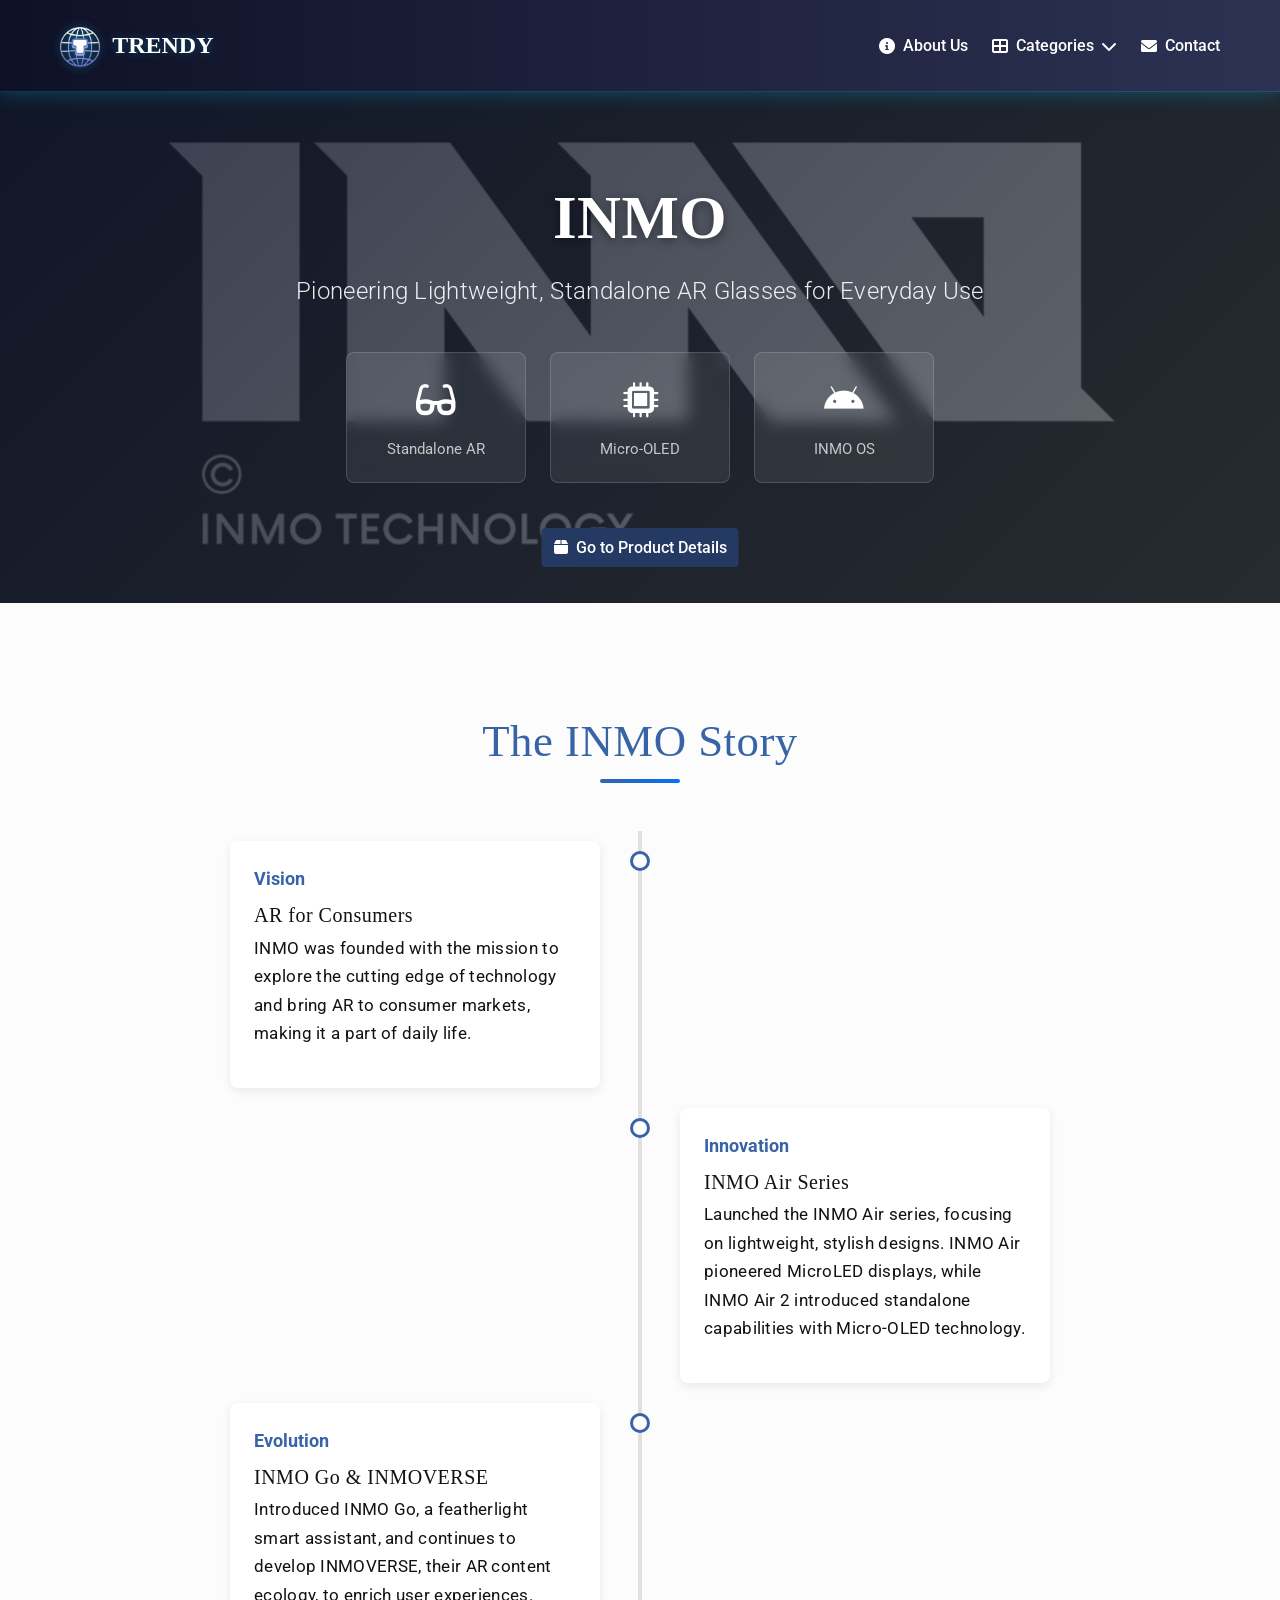
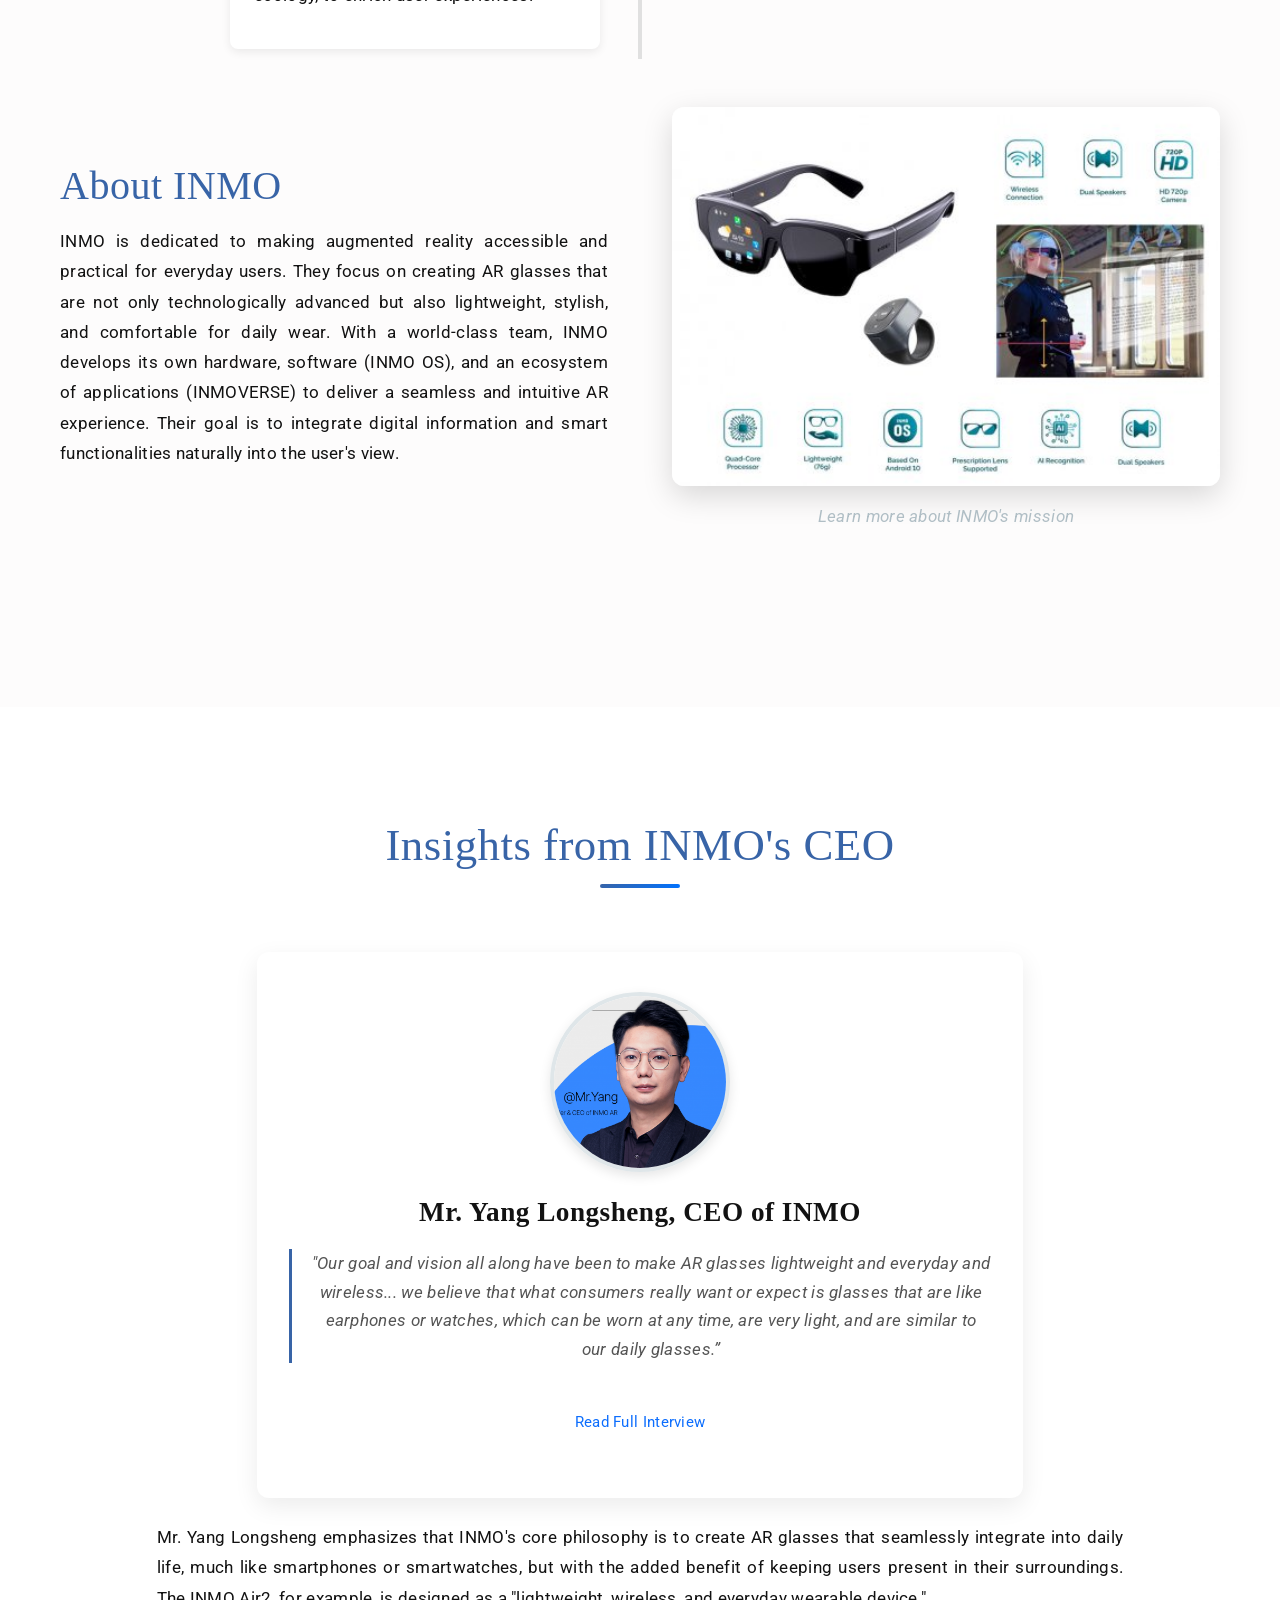
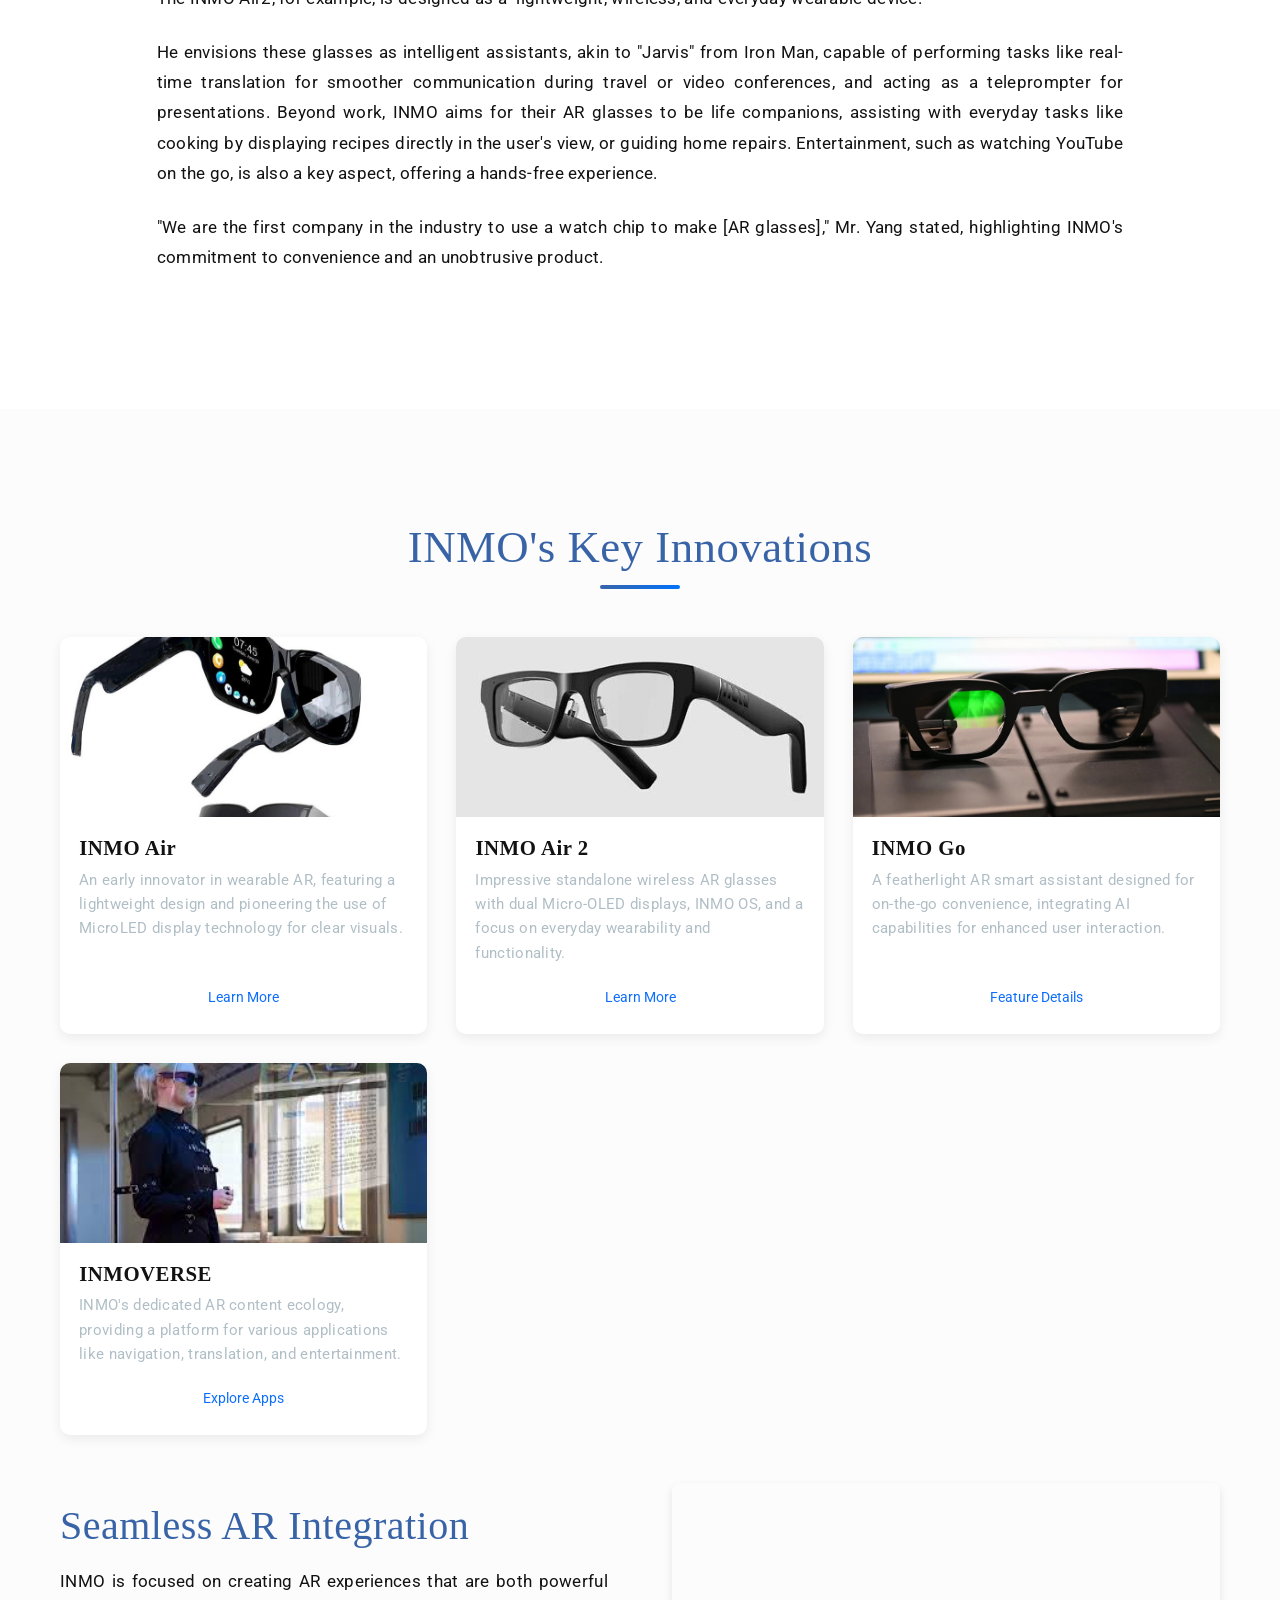
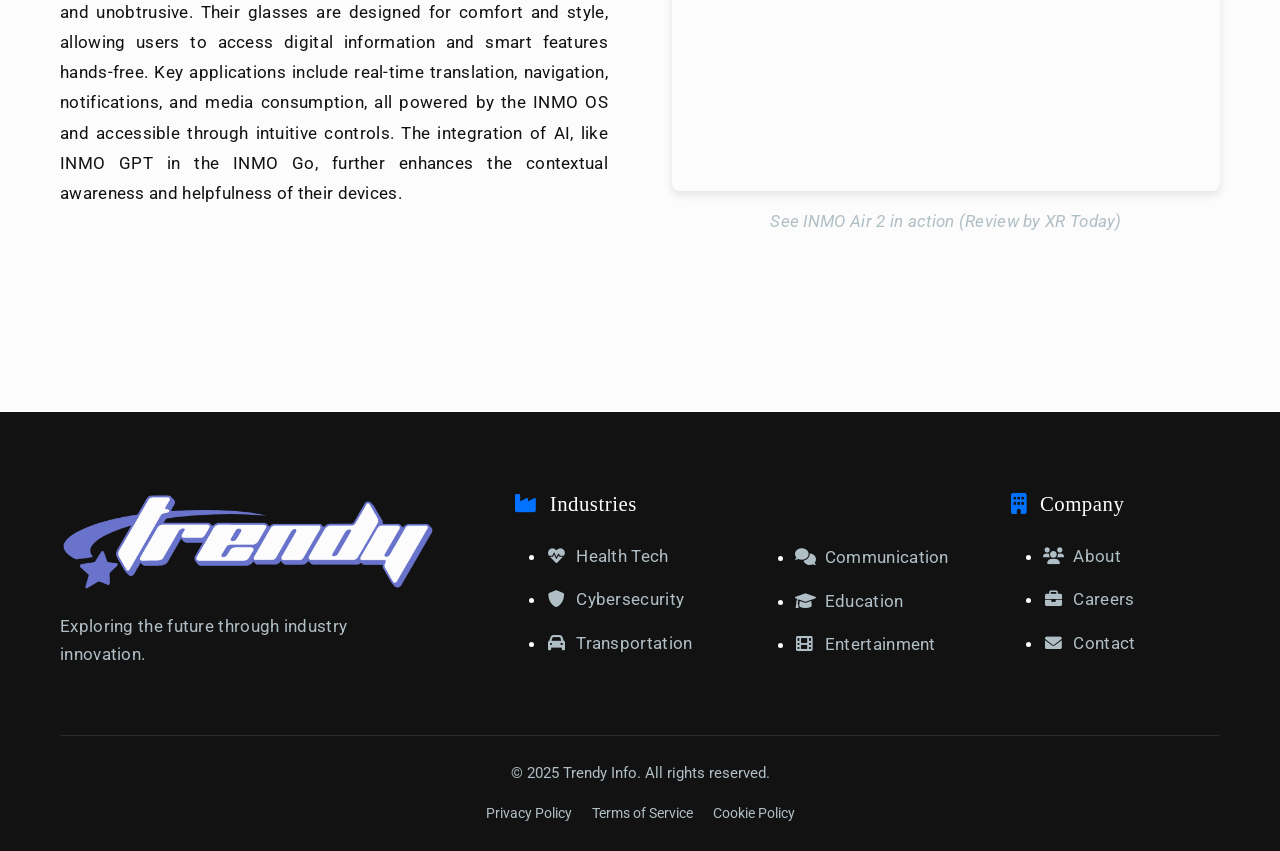
<file: index.html>
<!DOCTYPE html>
<html lang="en">
<head>
    <meta charset="UTF-8">
    <meta name="viewport" content="width=device-width, initial-scale=1.0">
    <title>INMO - Augmented Reality for Everyday Life</title>
    <link href="https://fonts.googleapis.com/css2?family=Poppins:wght@300;400;500;600;700&family=Roboto:wght@300;400;500;700&display=swap" rel="stylesheet">
    <link href="css/bootstrap.css" rel="stylesheet">
    <link rel="stylesheet" href="Communication-INMOcompany.css">
    <link rel="stylesheet" href="https://cdnjs.cloudflare.com/ajax/libs/font-awesome/6.0.0-beta3/css/all.min.css">
</head>
<body>
    <nav class="top-nav"> 
        <div class="container"> 
            <div class="nav-brand"> 
                <a href="home.html"><img src="Logo/logo.png" alt="Trendy Logo" class="logo"></a> 
                <span>TRENDY</span> 
            </div> 
            <div class="nav-links">
                <a href="aboutus.html" class="nav-link"><i class="fas fa-info-circle"></i> About Us</a> 
                <div class="dropdown-menu"> 
                    <a href="#categories"><i class="fas fa-th-large"></i> Categories <i class="fas fa-chevron-down"></i></a> 
                    <div class="dropdown-content"> 
                        <a href="communication.html"><i class="fas fa-comments"></i> Communication</a> 
                        <a href="security.html"><i class="fas fa-shield-alt"></i> Security</a> 
                        <a href="health.html"><i class="fas fa-heartbeat"></i> Health</a> 
                        <a href="entertainment.html"><i class="fas fa-film"></i>Entertainment</a> 
                        <a href="transportation.html"><i class="fas fa-car"></i>Transportation</a> 
                        <a href="education.html"><i class="fas fa-graduation-cap"></i>Education</a> 
                    </div> 
                </div> 
                <a href="#feedback" class="nav-link"><i class="fas fa-envelope"></i>Contact</a>
            </div> 
        </div> 
    </nav>

    <main>
        <section id="hero" class="hero-company">
            <div class="container text-center">
                <h1>INMO</h1>
                <p class="lead">Pioneering Lightweight, Standalone AR Glasses for Everyday Use</p>
                
                <div class="company-stats">
                    <div class="stat-item">
                        <div class="stat-number"><i class="fas fa-glasses"></i></div>
                        <div class="stat-label">Standalone AR</div>
                    </div>
                    <div class="stat-item">
                        <div class="stat-number"><i class="fas fa-microchip"></i></div>
                        <div class="stat-label">Micro-OLED</div>
                    </div>
                    <div class="stat-item">
                        <div class="stat-number"><i class="fab fa-android"></i></div>
                        <div class="stat-label">INMO OS</div>
                    </div>
                </div>
                
                <div class="back-button">
                    <a href="Communication-INMO.html" class="btn-back"><i class="fas fa-box"></i>Go to Product Details</a>
                </div>
            </div>
        </section>

        <section id="history" class="product-section">
            <div class="container">
                <h2>The INMO Story</h2>
                
                <div class="timeline">
                    <div class="timeline-item timeline-left">
                        <div class="timeline-content">
                            <div class="timeline-year">Vision</div>
                            <h3>AR for Consumers</h3>
                            <p>INMO was founded with the mission to explore the cutting edge of technology and bring AR to consumer markets, making it a part of daily life.</p>
                        </div>
                    </div>
                    
                    <div class="timeline-item timeline-right">
                        <div class="timeline-content">
                            <div class="timeline-year">Innovation</div>
                            <h3>INMO Air Series</h3>
                            <p>Launched the INMO Air series, focusing on lightweight, stylish designs. INMO Air pioneered MicroLED displays, while INMO Air 2 introduced standalone capabilities with Micro-OLED technology.</p>
                        </div>
                    </div>
                    
                    <div class="timeline-item timeline-left">
                        <div class="timeline-content">
                            <div class="timeline-year">Evolution</div>
                            <h3>INMO Go & INMOVERSE</h3>
                            <p>Introduced INMO Go, a featherlight smart assistant, and continues to develop INMOVERSE, their AR content ecology, to enrich user experiences.</p>
                        </div>
                    </div>
                </div>
                
                <div class="content-wrapper mt-5"> 
                    <div class="text-content">
                        <h3>About INMO</h3>
                        <p>INMO is dedicated to making augmented reality accessible and practical for everyday users. They focus on creating AR glasses that are not only technologically advanced but also lightweight, stylish, and comfortable for daily wear. With a world-class team, INMO develops its own hardware, software (INMO OS), and an ecosystem of applications (INMOVERSE) to deliver a seamless and intuitive AR experience. Their goal is to integrate digital information and smart functionalities naturally into the user's view.</p>
                    </div>
                    <div class="image-content">
                        <img src="CommunicationImages/inmoFeatures.jpg" alt="INMO AR Technology">
                        <p class="caption">
                            <a href="https://www.inmoxr.com/pages/about-us" target="_blank">Learn more about INMO's mission</a>
                        </p>
                    </div>
                </div>
            </div>
        </section>
        
        <section id="vision" class="product-section alt-bg">
            <div class="container">
                <h2>Insights from INMO's CEO</h2>
                <div class="row justify-content-center">
                    <div class="col-md-10 col-lg-8"> 
                        <div class="founder-card text-center"> 
                            <img src="CommunicationImages/Yang Longsheng.png" alt="INMO CEO Mr. Yang Longsheng" class="founder-image"> 
                            <h3 class="founder-name">Mr. Yang Longsheng, CEO of INMO</h3>
                            <blockquote class="blockquote">
                                <p>"Our goal and vision all along have been to make AR glasses lightweight and everyday and wireless... we believe that what consumers really want or expect is glasses that are like earphones or watches, which can be worn at any time, are very light, and are similar to our daily glasses.” </p>
                            </blockquote>
                            <p class="mt-3">
                                <a href="https://heyupnow.com/blogs/news/inmo-air2-ceo-interview-a-deep-dive-into-the-future-of-ar-glasses" target="_blank" class="btn btn-outline-primary">Read Full Interview</a>
                            </p>
                        </div>
                    </div>
                </div>
                
                <div class="text-content mt-4 col-md-10 mx-auto"> 
                     <p>Mr. Yang Longsheng emphasizes that INMO's core philosophy is to create AR glasses that seamlessly integrate into daily life, much like smartphones or smartwatches, but with the added benefit of keeping users present in their surroundings.  The INMO Air2, for example, is designed as a "lightweight, wireless, and everyday wearable device." </p>
                     <p>He envisions these glasses as intelligent assistants, akin to "Jarvis" from Iron Man, capable of performing tasks like real-time translation for smoother communication during travel or video conferences, and acting as a teleprompter for presentations.  Beyond work, INMO aims for their AR glasses to be life companions, assisting with everyday tasks like cooking by displaying recipes directly in the user's view, or guiding home repairs.  Entertainment, such as watching YouTube on the go, is also a key aspect, offering a hands-free experience. </p>
                     <p>"We are the first company in the industry to use a watch chip to make [AR glasses]," Mr. Yang stated, highlighting INMO's commitment to convenience and an unobtrusive product. </p>
                </div>
            </div>
        </section>   
        
        <section id="products" class="product-section"> 
            <div class="container">
                <h2>INMO's Key Innovations</h2>
                
                <div class="product-grid">
                    <div class="product-card">
                        <img src="CommunicationImages/inmo Air.jpeg" alt="INMO Air" class="product-image"> <!-- Replace with actual INMO Air image -->
                        <div class="product-info">
                            <h3 class="product-name">INMO Air</h3>
                            <p class="product-desc">An early innovator in wearable AR, featuring a lightweight design and pioneering the use of MicroLED display technology for clear visuals.</p>
                            <a href="Communication-INMO.html#what" class="btn btn-outline-primary">Learn More</a>
                        </div>
                    </div>
                    
                    <div class="product-card">
                        <img src="CommunicationImages/inmo2.jpg" alt="INMO Air 2" class="product-image">
                        <div class="product-info">
                            <h3 class="product-name">INMO Air 2</h3>
                            <p class="product-desc">Impressive standalone wireless AR glasses with dual Micro-OLED displays, INMO OS, and a focus on everyday wearability and functionality.</p>
                            <a href="Communication-INMO.html#what" class="btn btn-outline-primary">Learn More</a>
                        </div>
                    </div>
                    
                    <div class="product-card">
                        <img src="CommunicationImages/inmoGO.jpeg" alt="INMO Go" class="product-image"> <!-- Replace with actual INMO Go image -->
                        <div class="product-info">
                            <h3 class="product-name">INMO Go</h3>
                            <p class="product-desc">A featherlight AR smart assistant designed for on-the-go convenience, integrating AI capabilities for enhanced user interaction.</p>
                            <a href="Communication-INMO.html#how" class="btn btn-outline-primary">Feature Details</a>
                        </div>
                    </div>
                    
                    <div class="product-card">
                        <img src="CommunicationImages/inmoVerse.jpg" alt="INMOVERSE" class="product-image"> <!-- Replace with actual INMOVERSE image/logo -->
                        <div class="product-info">
                            <h3 class="product-name">INMOVERSE</h3>
                            <p class="product-desc">INMO's dedicated AR content ecology, providing a platform for various applications like navigation, translation, and entertainment.</p>
                            <a href="https://www.inmoxr.com/" target="_blank" class="btn btn-outline-primary">Explore Apps</a>
                        </div>
                    </div>
                </div>
                
                <div class="content-wrapper mt-5">
                    <div class="text-content">
                        <h3>Seamless AR Integration</h3>
                        <p>INMO is focused on creating AR experiences that are both powerful and unobtrusive. Their glasses are designed for comfort and style, allowing users to access digital information and smart features hands-free. Key applications include real-time translation, navigation, notifications, and media consumption, all powered by the INMO OS and accessible through intuitive controls. The integration of AI, like INMO GPT in the INMO Go, further enhances the contextual awareness and helpfulness of their devices.</p>
                    </div>
                    <div class="image-content">
                        <div class="video-wrapper">
                            <iframe src="https://www.youtube.com/embed/Mmq6n7BCSAw?si=pP5i8FQPLuB0hgUM" title="YouTube video player - INMO Go" frameborder="0" allow="accelerometer; autoplay; clipboard-write; encrypted-media; gyroscope; picture-in-picture; web-share" allowfullscreen></iframe>
                        </div>
                        <p class="caption">
                            <a href="https://www.xrtoday.com/reviews/inmo-air-2-review-impressive-wireless-ar-glasses/" target="_blank">See INMO Air 2 in action (Review by XR Today)</a>
                        </p>
                    </div>
                </div>
            </div>
        </section>
    </main>

    <footer>
        <div class="container">
            <div class="footer-content">
                <div class="footer-brand">
                    <img src="Logo/Trendy.png" alt="Trendy Logo" class="footer-logo">
                    <p class="footer-description">Exploring the future through industry innovation.</p>
                </div>
                
                <div class="footer-links">
                    <div class="link-group">
                        <h4><i class="fas fa-industry"></i> Industries</h4>
                        <ul>
                            <li><a href="health.html"><i class="fas fa-heartbeat"></i> Health Tech</a></li>
                            <li><a href="security.html"><i class="fas fa-shield-alt"></i> Cybersecurity</a></li>
                            <li><a href="transportation.html"><i class="fas fa-car"></i> Transportation</a></li>
                        </ul>
                    </div>
                    <div class="link-group-2"> <!-- Adjusted class for consistent styling if needed -->
                        <ul>
                            <li><a href="communication.html"><i class="fas fa-comments"></i> Communication</a></li>
                            <li><a href="education.html"><i class="fas fa-graduation-cap"></i> Education</a></li>
                            <li><a href="entertainment.html"><i class="fas fa-film"></i> Entertainment</a></li>
                        </ul>
                    </div>
                    
                    <div class="link-group">
                        <h4><i class="fas fa-building"></i> Company</h4>
                        <ul>
                            <li><a href="aboutus.html"><i class="fas fa-users"></i> About</a></li>
                            <li><a href="#"><i class="fas fa-briefcase"></i> Careers</a></li> <!-- Placeholder link -->
                            <li><a href="#feedback"><i class="fas fa-envelope"></i> Contact</a></li>
                        </ul>
                    </div>
                </div>
            </div>
            
            <div class="footer-bottom">
                <div class="copyright">
                    © 2025 Trendy Info. All rights reserved.
                </div>
                <div class="legal-links">
                    <a href="#">Privacy Policy</a>
                    <a href="#">Terms of Service</a>
                    <a href="#">Cookie Policy</a>
                </div>
            </div>
        </div>
    </footer>
    <script src="js/bootstrap.bundle.min.js"></script>
</body>
</html>
</file>
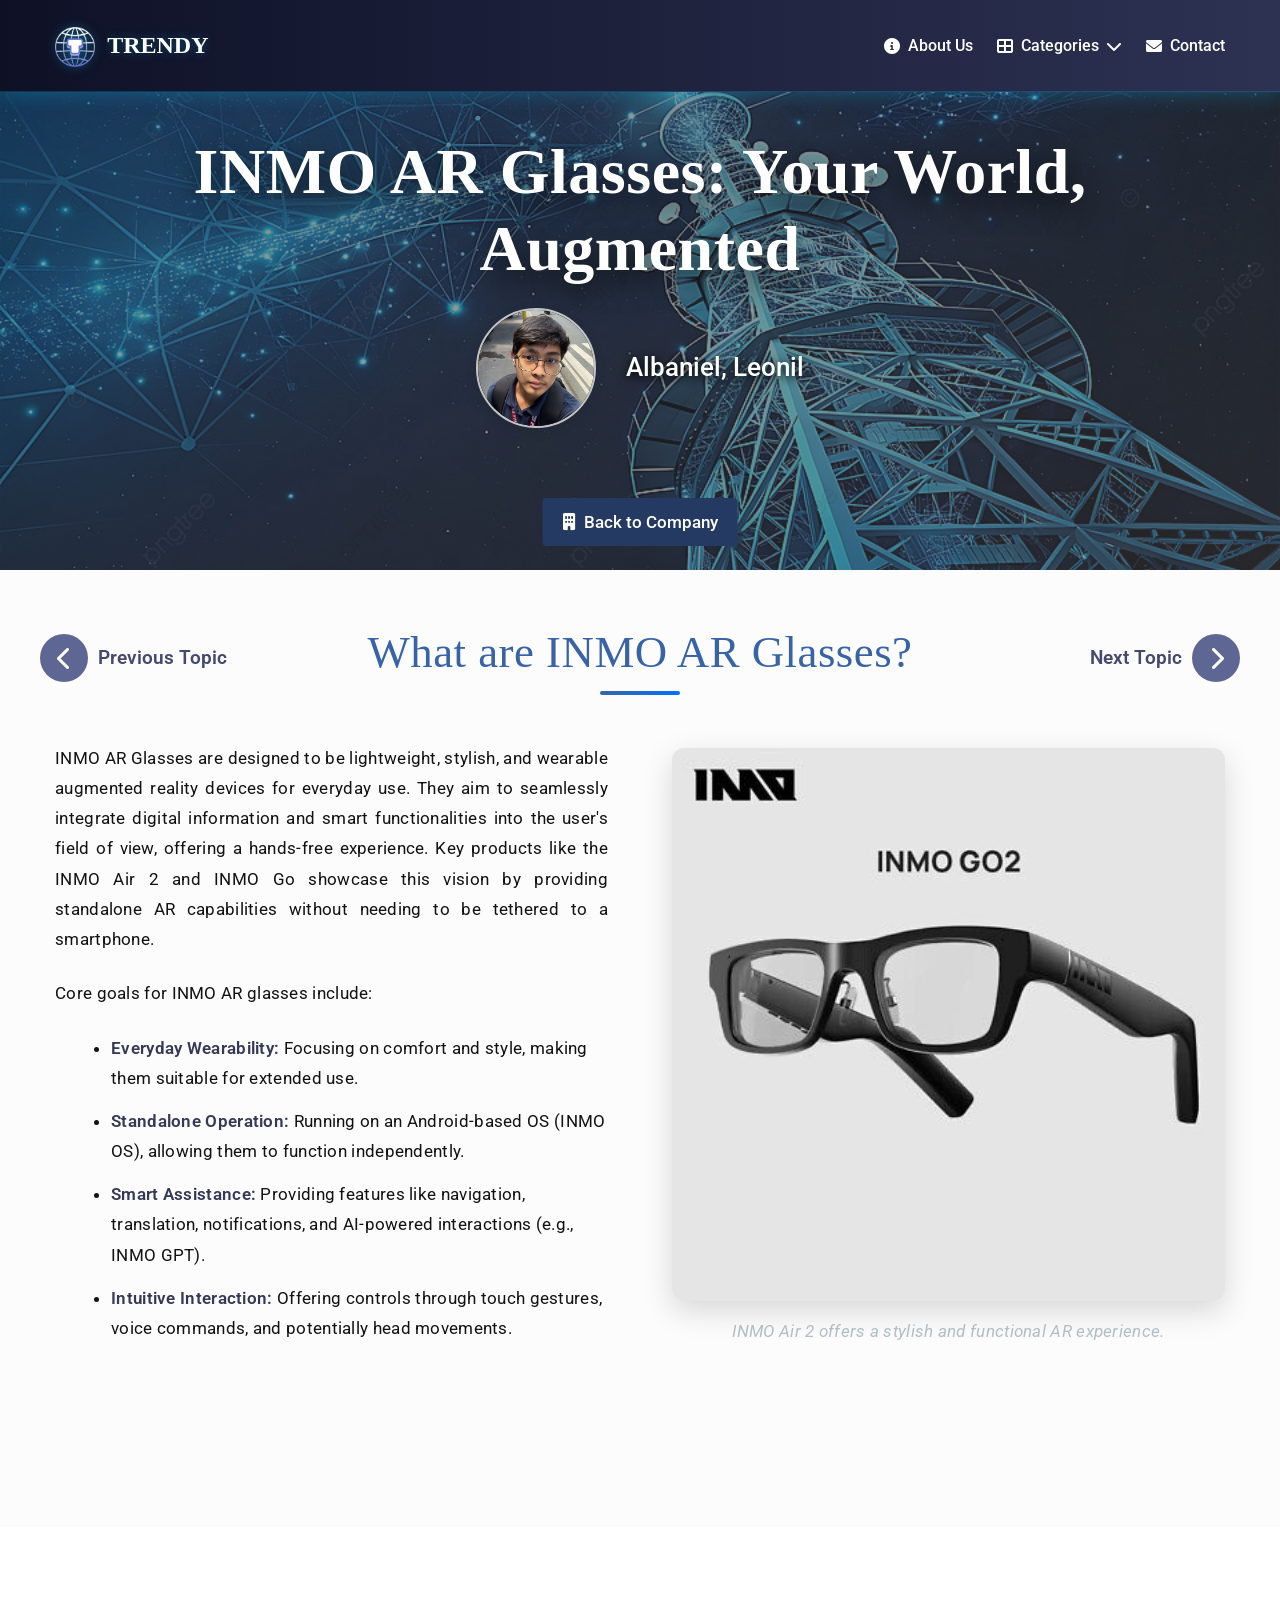
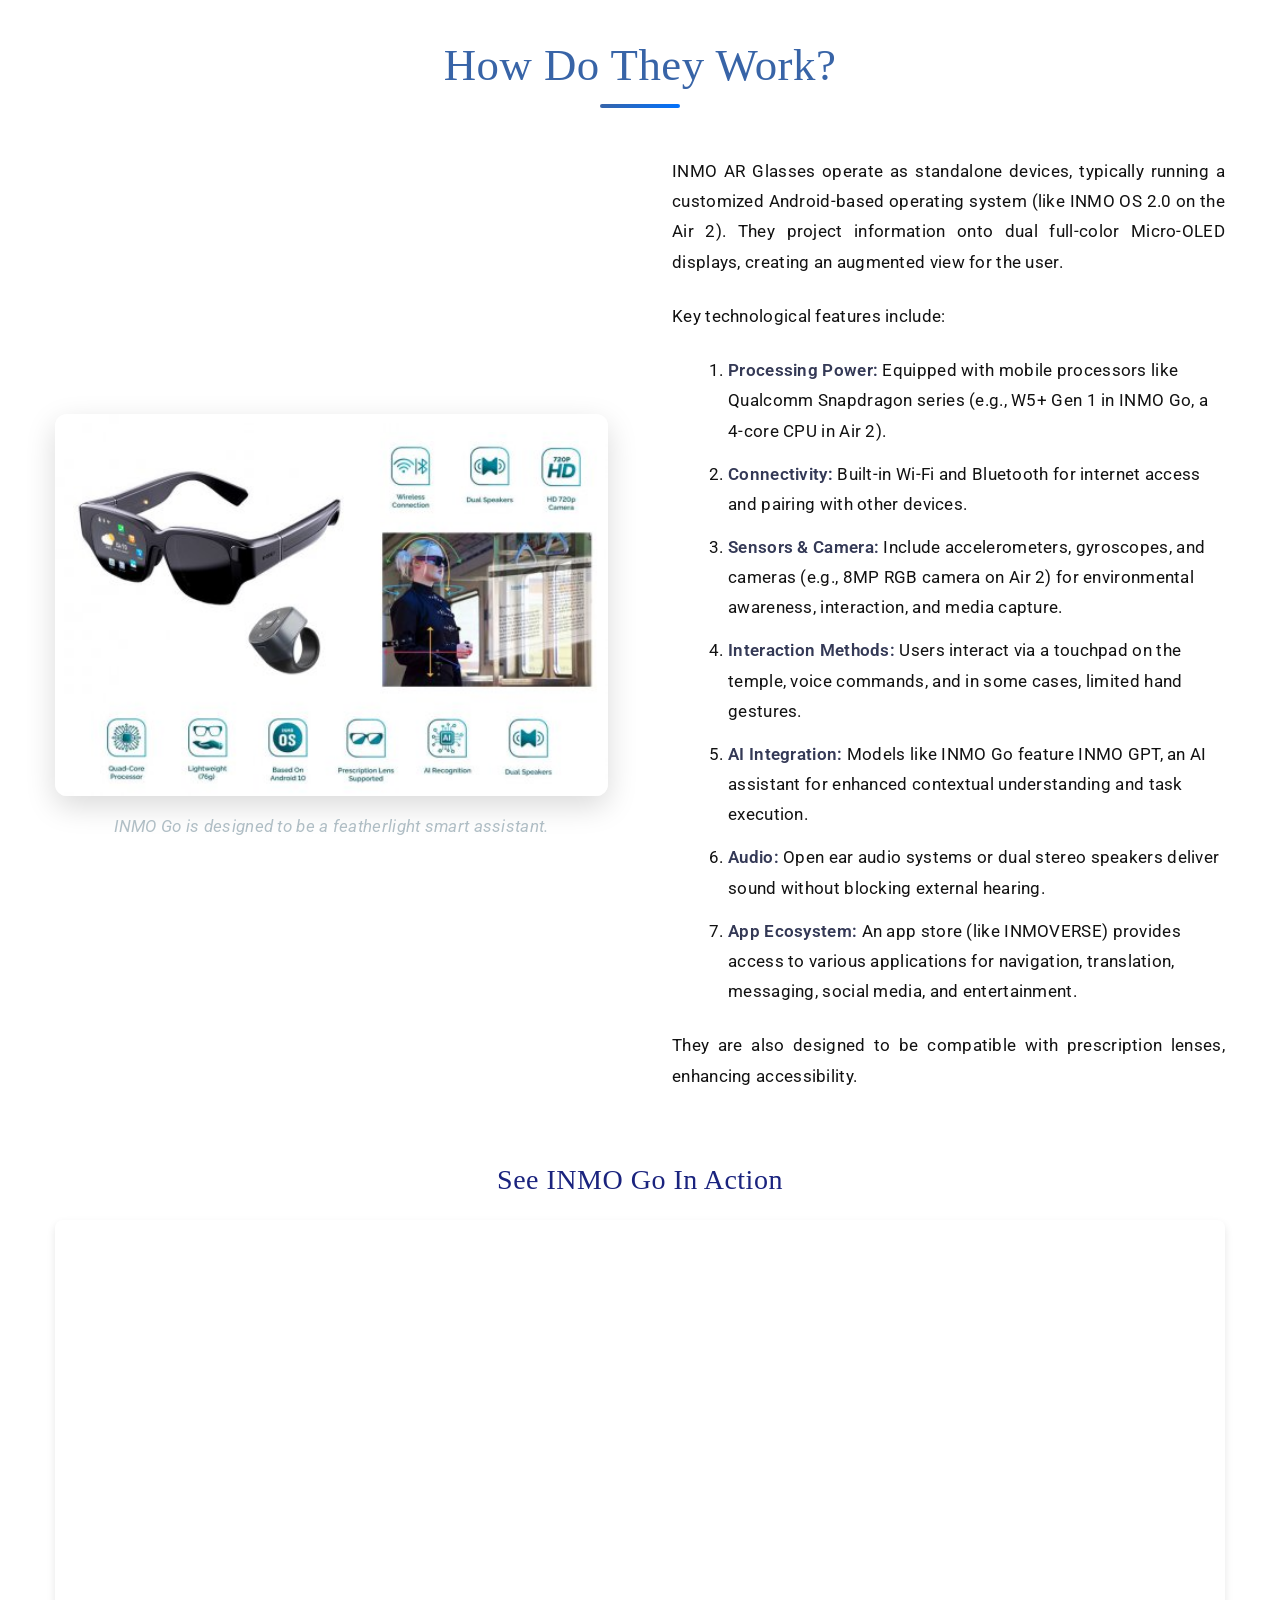
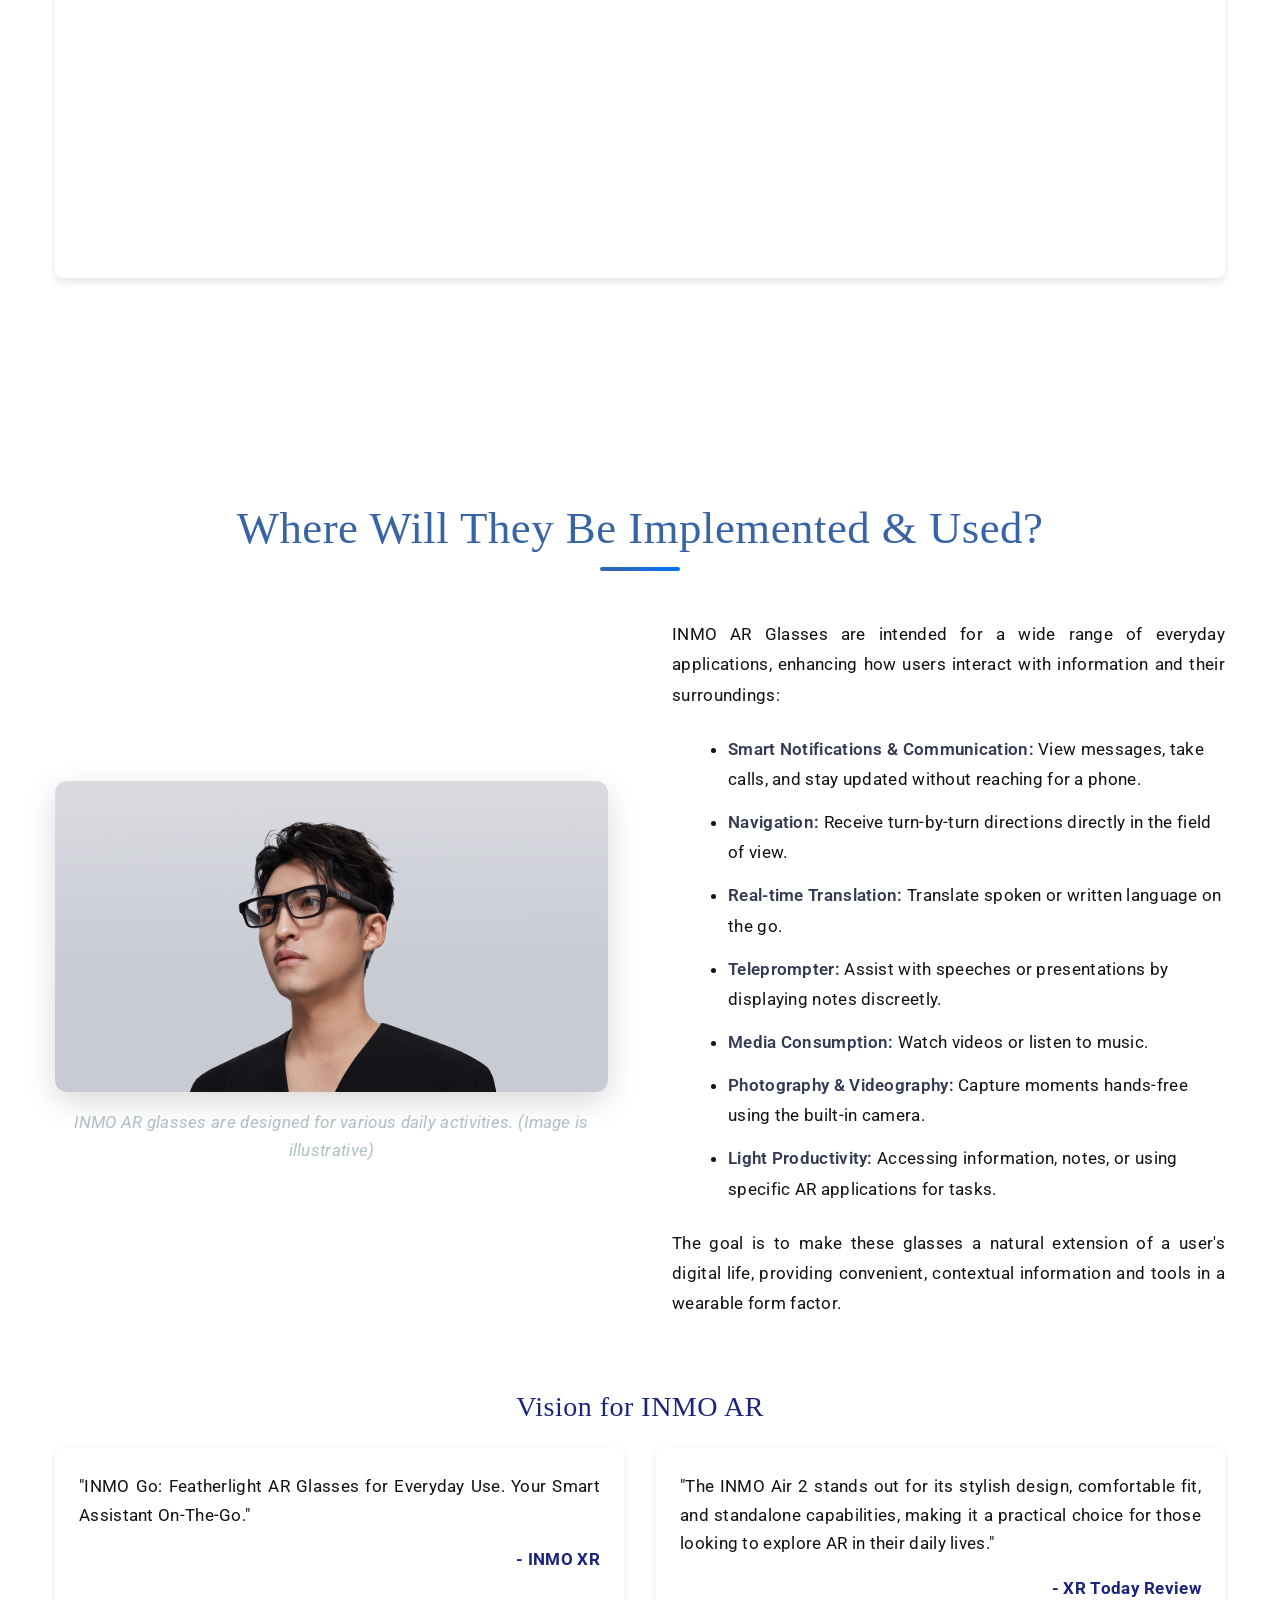
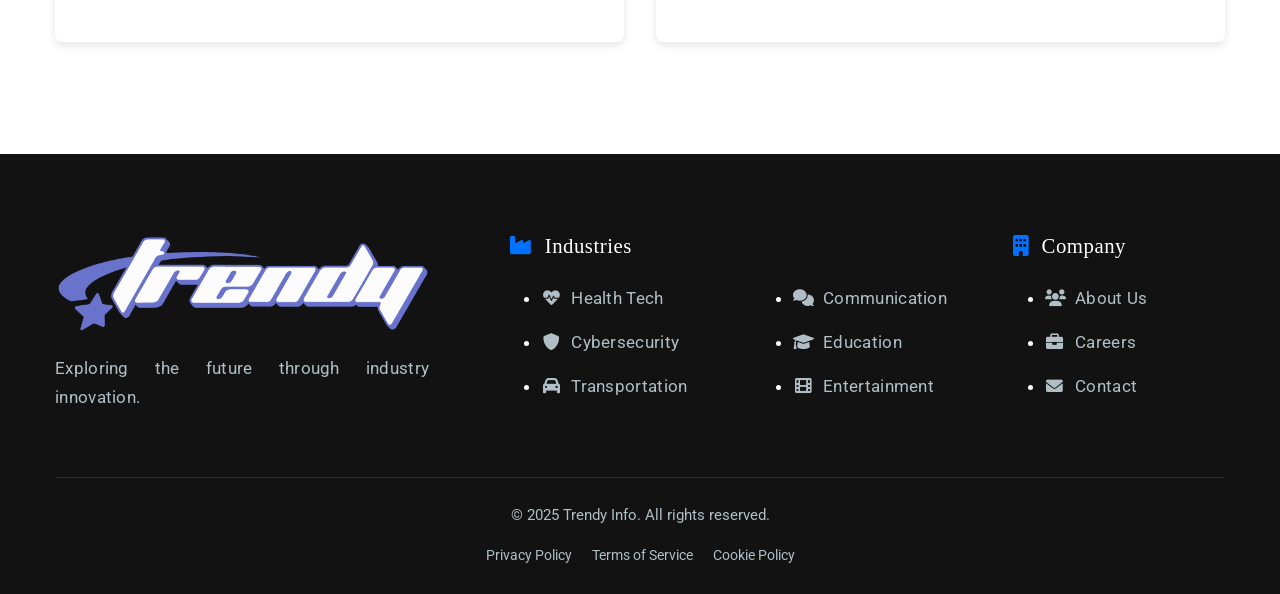
<file: Communication-INMO.html>
<!DOCTYPE html>
<html lang="en">
<head>
    <meta charset="UTF-8">
    <meta name="viewport" content="width=device-width, initial-scale=1.0">
    <title>INMO AR Glasses: Your World, Augmented</title>
    <link href="https://fonts.googleapis.com/css2?family=Poppins:wght@300;400;500;600;700&family=Roboto:wght@300;400;500;700&display=swap" rel="stylesheet">
    
    <link rel="stylesheet" href="css/bootstrap.css">
    <link rel="stylesheet" href="Communication-INMO.css"> 
    <link rel="stylesheet" href="https://cdnjs.cloudflare.com/ajax/libs/font-awesome/6.0.0-beta3/css/all.min.css">
</head>
<body>
    <nav class="top-nav"> 
        <div class="container"> 
            <div class="nav-brand"> 
                <a href="home.html"><img src="Logo/logo.png" alt="Trendy Logo" class="logo"></a> 
                <span>TRENDY</span> 
            </div> 
            <div class="nav-links"> 
                <a href="aboutus.html" class="nav-link"><i class="fas fa-info-circle"></i> About Us</a> 
                <div class="dropdown-menu"> 
                    <a href="#categories"><i class="fas fa-th-large"></i> Categories <i class="fas fa-chevron-down"></i></a> 
                    <div class="dropdown-content"> 
                        <a href="communication.html"><i class="fas fa-comments"></i> Communication</a> 
                        <a href="security.html"><i class="fas fa-shield-alt"></i> Security</a> 
                        <a href="health.html"><i class="fas fa-heartbeat"></i> Health</a> 
                        <a href="entertainment.html"><i class="fas fa-film"></i> Entertainment</a> 
                        <a href="transportation.html"><i class="fas fa-car"></i> Transportation</a> 
                        <a href="education.html"><i class="fas fa-graduation-cap"></i> Education</a> 
                    </div>
                </div> 
                <a href="#feedback" class="nav-link"><i class="fas fa-envelope"></i> Contact</a>
            </div> 
        </div> 
    </nav>

    <section id="hero">
        <div class="container">
            <h2>INMO AR Glasses: Your World, Augmented</h2>
            <div class="author-info">
                <div class="author-image">
                    <img src="Profile/leo.jpg" alt="Author" class="profile-image">
                </div>
                <div class="author-name">
                    <span>Albaniel, Leonil</span>
                </div>
            </div>
            <div class="back-button">
                <a href="Communication-INMOcompany.html" class="btn-back"><i class="fas fa-building"></i>Back to Company</a>
            </div>
        </div>
    </section>
    <div class="page-navigation">
        <a href="Communication-META.html" class="nav-button prev"> 
            <div class="circle">
                <i class="fas fa-chevron-left"></i>
            </div>
            <div class="text">Previous Topic</div>
        </a>
        <a href="#" class="nav-button next"> 
            <div class="circle">
                <i class="fas fa-chevron-right"></i>
            </div>
            <div class="text">Next Topic</div>
        </a>
    </div>
    <main>
        <section id="what" class="product-section">
            <div class="container">
                <h2>What are INMO AR Glasses?</h2>
                <div class="content-wrapper">
                    <div class="text-content">
                        <p>INMO AR Glasses are designed to be lightweight, stylish, and wearable augmented reality devices for everyday use. They aim to seamlessly integrate digital information and smart functionalities into the user's field of view, offering a hands-free experience. Key products like the INMO Air 2 and INMO Go showcase this vision by providing standalone AR capabilities without needing to be tethered to a smartphone. </p>
                        <p>Core goals for INMO AR glasses include:</p>
                        <ul>
                            <li><strong>Everyday Wearability:</strong> Focusing on comfort and style, making them suitable for extended use. </li>
                            <li><strong>Standalone Operation:</strong> Running on an Android-based OS (INMO OS), allowing them to function independently. </li>
                            <li><strong>Smart Assistance:</strong> Providing features like navigation, translation, notifications, and AI-powered interactions (e.g., INMO GPT). </li>
                            <li><strong>Intuitive Interaction:</strong> Offering controls through touch gestures, voice commands, and potentially head movements. </li>
                        </ul>
                    </div>
                    <div class="image-content">
                        <img src="CommunicationImages/inmo2.jpg" alt="INMO Air 2 AR Glasses">
                        <p class="caption"><a href="https://www.xrtoday.com/reviews/inmo-air-2-review-impressive-wireless-ar-glasses/" target="newWindow">INMO Air 2 offers a stylish and functional AR experience.</a> </p>
                    </div>
                </div>
            </div>
        </section>

        <section id="how" class="product-section alt-bg">
            <div class="container">
                <h2>How Do They Work?</h2>
                <div class="content-wrapper">
                    <div class="image-content">
                        <img src="CommunicationImages/inmoFeatures.jpg" alt="INMO Go Features">
                        <p class="caption"><a href="https://www.inmoxr.com/pages/inmo-go?srsltid=AfmBOopoH8ykGW_Qqr54rmT-1gHZUwlkkioPieL8hn885wsKprBJKByo" target="newWindow">INMO Go is designed to be a featherlight smart assistant.</a> </p>
                    </div>
                    <div class="text-content">
                        <p>INMO AR Glasses operate as standalone devices, typically running a customized Android-based operating system (like INMO OS 2.0 on the Air 2).  They project information onto dual full-color Micro-OLED displays, creating an augmented view for the user.  </p>
                        <p>Key technological features include:</p>
                        <ol>
                            <li><strong>Processing Power:</strong> Equipped with mobile processors like Qualcomm Snapdragon series (e.g., W5+ Gen 1 in INMO Go, a 4-core CPU in Air 2).  </li>
                            <li><strong>Connectivity:</strong> Built-in Wi-Fi and Bluetooth for internet access and pairing with other devices. </li>
                            <li><strong>Sensors & Camera:</strong> Include accelerometers, gyroscopes, and cameras (e.g., 8MP RGB camera on Air 2) for environmental awareness, interaction, and media capture. </li>
                            <li><strong>Interaction Methods:</strong> Users interact via a touchpad on the temple, voice commands, and in some cases, limited hand gestures.  </li>
                            <li><strong>AI Integration:</strong> Models like INMO Go feature INMO GPT, an AI assistant for enhanced contextual understanding and task execution. </li>
                            <li><strong>Audio:</strong> Open ear audio systems or dual stereo speakers deliver sound without blocking external hearing.  </li>
                            <li><strong>App Ecosystem:</strong> An app store (like INMOVERSE) provides access to various applications for navigation, translation, messaging, social media, and entertainment. </li>
                        </ol>
                        <p>They are also designed to be compatible with prescription lenses, enhancing accessibility. </p>
                    </div>
                </div>
                <div class="video-container">
                    <h3>See INMO Go In Action</h3>
                    <div class="video-wrapper">
                        <iframe width="100%" height="450" src="https://www.youtube.com/embed/U9e1mLCvmE4?si=mctBygiPd9J78Mxv" title="INMO Go AR Glasses" frameborder="0" allow="accelerometer; autoplay; clipboard-write; encrypted-media; gyroscope; picture-in-picture; web-share" allowfullscreen></iframe>
                    </div>
                </div>
            </div>
        </section>

        <section id="where" class="product-section alt-bg">
            <div class="container">
                <h2>Where Will They Be Implemented & Used?</h2>
                <div class="content-wrapper">
                    <div class="image-content">
                        <img src="CommunicationImages/inmo air 2.jpg" alt="Person using INMO AR Glasses">
                        <p class="caption">INMO AR glasses are designed for various daily activities. (Image is illustrative)</p>
                    </div>
                    <div class="text-content">
                        <p>INMO AR Glasses are intended for a wide range of everyday applications, enhancing how users interact with information and their surroundings:</p>
                        <ul>
                            <li><strong>Smart Notifications & Communication:</strong> View messages, take calls, and stay updated without reaching for a phone. </li>
                            <li><strong>Navigation:</strong> Receive turn-by-turn directions directly in the field of view.  </li>
                            <li><strong>Real-time Translation:</strong> Translate spoken or written language on the go.  </li>
                            <li><strong>Teleprompter:</strong> Assist with speeches or presentations by displaying notes discreetly.  </li>
                            <li><strong>Media Consumption:</strong> Watch videos or listen to music.  </li>
                            <li><strong>Photography & Videography:</strong> Capture moments hands-free using the built-in camera. </li>
                            <li><strong>Light Productivity:</strong> Accessing information, notes, or using specific AR applications for tasks.</li>
                        </ul>
                        <p>The goal is to make these glasses a natural extension of a user's digital life, providing convenient, contextual information and tools in a wearable form factor. </p>
                    </div>
                </div>
                <div class="testimonials">
                    <h3>Vision for INMO AR</h3>
                    <div class="testimonial-grid">
                        <div class="testimonial">
                            <p>"INMO Go: Featherlight AR Glasses for Everyday Use. Your Smart Assistant On-The-Go." </p>
                            <p class="author">- INMO XR </p>
                        </div>
                        <div class="testimonial">
                            <p>"The INMO Air 2 stands out for its stylish design, comfortable fit, and standalone capabilities, making it a practical choice for those looking to explore AR in their daily lives." </p>
                            <p class="author">- XR Today Review </p>
                        </div>
                    </div>
                </div>
            </div>
        </section>
    </main>

    <footer>
        <div class="container">
            <div class="footer-content">
                <div class="footer-brand">
                    <img src="Logo/Trendy.png" alt="Trendy Logo" class="footer-logo">
                    <p class="footer-description">Exploring the future through industry innovation.</p>
                </div>
                
                <div class="footer-links">
                    <div class="link-group">
                        <h4><i class="fas fa-industry"></i> Industries</h4>
                        <ul>
                            <li><a href="health.html"><i class="fas fa-heartbeat"></i> Health Tech</a></li>
                            <li><a href="security.html"><i class="fas fa-shield-alt"></i> Cybersecurity</a></li>
                            <li><a href="transportation.html"><i class="fas fa-car"></i> Transportation</a></li>
                        </ul>
                    </div>
                    <div class="link-group"> 
                        <h4 style="visibility: hidden;"><i class="fas fa-th-large"></i> More</h4>
                        <ul>
                            <li><a href="communication.html"><i class="fas fa-comments"></i> Communication</a></li>
                            <li><a href="education.html"><i class="fas fa-graduation-cap"></i> Education</a></li>
                            <li><a href="entertainment.html"><i class="fas fa-film"></i> Entertainment</a></li>
                        </ul>
                    </div>
                    
                    <div class="link-group">
                        <h4><i class="fas fa-building"></i> Company</h4>
                        <ul>
                            <li><a href="aboutus.html"><i class="fas fa-users"></i> About Us</a></li> 
                            <li><a href="#"><i class="fas fa-briefcase"></i> Careers</a></li>
                            <li><a href="#feedback"><i class="fas fa-envelope"></i> Contact</a></li>
                        </ul>
                    </div>
                </div>
            </div>
            
            <div class="footer-bottom">
                <div class="copyright">
                    © 2025 Trendy Info. All rights reserved.
                </div>
                <div class="legal-links">
                    <a href="#">Privacy Policy</a>
                    <a href="#">Terms of Service</a>
                    <a href="#">Cookie Policy</a>
                </div>
            </div>
        </div>
    </footer> 
</body>
<script src="js/bootstrap.js"></script>
</html>
</file>
<file: Communication-INMOcompany.css>
/* CSS Variables */
:root {
    --primary: #3864a7;
    --secondary: #0072ff;
    --accent: #7d00ff;
    --dark: #121212;
    --light: #f0f7ff;
    --white: #ffffff;
    --gray: #b0bec5;
    --text-shadow: 0 0 10px rgba(0, 198, 255, 0.5);
    --glow: 0 0 15px rgba(0, 198, 255, 0.7);
    --shadow-sm: 0 4px 12px rgba(0, 0, 0, 0.1);
    --shadow-lg: 0 10px 30px rgba(0, 0, 0, 0.15);
    --radius: 12px;
    --transition: all 0.3s ease;
    --heading-font: 'Georgia', serif;
    --body-font: 'Roboto', sans-serif;
    --gradient: linear-gradient(135deg, var(--primary), var(--secondary));
    --glass: rgba(255, 255, 255, 0.1);
    --error: #ff4b5c;
    --text-light: #636e72;
    --light-gray: #dfe6e9;
}

body {
    font-family: var(--body-font);
    line-height: 1.7;
    color: var(--dark);
    padding-top: 70px;
    background-color: #fdfcfc;
    font-size: 1.05rem;
}

/*Text readability */
p, li {
    font-size: 1.05rem;
    letter-spacing: 0.3px;
}

h1, h2, h3, h4, h5, h6 {
    font-family: var(--heading-font);
    letter-spacing: 0.5px;
}

.container {
    max-width: 1200px;
    margin: 0 auto;
    padding: 0 20px;
}

/* ===== NAVIGATION ===== */
.top-nav { 
    background: linear-gradient(to right, #0e1126, #2d3253);
    position: fixed; 
    top: 0;
    left: 0;
    width: 100%; 
    z-index: 1000; 
    box-shadow: 0 0 20px rgba(0, 198, 255, 0.3);
    padding: 20px 0; 
    border-bottom: 1px solid rgba(0, 198, 255, 0.2);
} 

.top-nav .container { 
    display: flex; 
    justify-content: space-between; 
    align-items: center; 
} 

.nav-brand { 
    display: flex; 
    align-items: center; 
    gap: 12px; 
    font-family: var(--heading-font); 
    font-weight: 700; 
    font-size: 1.5rem; 
    color: var(--white);
    text-decoration: none;
} 

.nav-brand .logo { 
    height: 40px; 
    width: auto;
    filter: drop-shadow(0 0 5px rgba(0, 198, 255, 0.5));
    transition: filter 0.3s ease;
} 

.nav-brand:hover .logo { 
    filter: drop-shadow(0 0 8px rgba(0, 198, 255, 0.8));
} 

.nav-brand span {
    text-shadow: 0 0 10px rgba(0, 198, 255, 0.3);
}

.nav-links { 
    display: flex; 
    align-items: center; 
    gap: 1.5rem;
} 

.nav-link { 
    color: var(--white);
    font-weight: 500; 
    font-size: 1rem; 
    display: flex; 
    align-items: center; 
    gap: 8px; 
    position: relative; 
    padding: 0.75rem 0; 
    transition: var(--transition);
    text-decoration: none;
}
.nav-link:hover {
    color: var(--primary);
}
.dropdown-menu, 
.dropdown-menu > a,
.dropdown-toggle,
.btn,
.btn-light,
.bg-white {
    border: none !important;
    outline: none !important;
}
.dropdown-menu:focus,
.dropdown-menu > a:focus,
.dropdown-toggle:focus,
.btn:focus,
.btn-light:focus {
    box-shadow: none !important;
    outline: none !important;
}

.dropdown-menu {
    position: relative;
    display: inline-block;
    background-color: transparent !important;
    margin-right: -2.2rem;
}
.dropdown-menu > a {
    display: flex; 
    align-items: center; 
    gap: 8px;
    font-weight: 500;
    color: var(--white); 
    position: relative;
    text-decoration: none;
    background-color: transparent !important;
    transition: var(--transition);
}
.dropdown-menu > a:hover {
    color: var(--primary);
}

.btn, .btn-light, .bg-white, .dropdown-toggle {
    background-color: transparent !important;
    border: none !important;
    box-shadow: none !important;
} 

.dropdown-content { 
    display: none; 
    position: absolute; 
    top: 100%; 
    left: 0;
    background-color: rgba(18, 18, 18, 0.95);
    min-width: 240px; 
    border-radius: var(--radius); 
    padding: 1rem 0; 
    z-index: 1001; 
    box-shadow: var(--shadow-lg); 
    opacity: 0; 
    transform: translateY(10px); 
    transition: opacity 0.3s ease, transform 0.3s ease;
    border: 1px solid rgba(0, 198, 255, 0.2); /* Added subtle border */
} 

.dropdown-menu:hover .dropdown-content { 
    display: block; 
    opacity: 1;
    transform: translateY(0);
} 

.dropdown-content a { 
    display: flex; 
    align-items: center; 
    gap: 12px; 
    padding: 0.8rem 1.5rem; 
    font-weight: 500; 
    color: var(--white);
    transition: var(--transition); 
    text-decoration: none;
} 

.dropdown-content a:hover { 
    background-color: rgba(0, 198, 255, 0.1);
    color: var(--primary); 
    padding-left: 1.8rem; 
    text-decoration: none;
} 

.dropdown-content a i { 
    font-size: 1rem; 
    color: var(--primary); 
    width: 20px; 
    text-align: center; 
}

/* ===== HERO COMPANY SECTION ===== */
.hero-company {
    background-image: url('CommunicationImages/inmoBG.png');
    background-size: cover;
    background-position: center;
    position: relative;
    padding: 7rem 0 5rem;
    color: white;
}

.hero-company::before {
    content: '';
    position: absolute;
    top: 0;
    left: 0;
    width: 100%;
    height: 100%;
    background: linear-gradient(135deg, rgba(19, 26, 46, 0.85), rgba(52, 58, 64, 0.75));
    z-index: 1;
}

.hero-company .container {
    position: relative;
    z-index: 2;
}

.hero-company h1 {
    font-size: 3.8rem;
    font-weight: 700;
    margin-bottom: 1rem;
    text-shadow: 0 3px 10px rgba(0, 0, 0, 0.4);
}

.hero-company .lead {
    font-size: 1.4rem;
    opacity: 0.9;
    margin-bottom: 2.5rem;
    max-width: 700px;
    margin-left: auto;
    margin-right: auto;
}

.company-stats {
    display: flex;
    justify-content: center;
    flex-wrap: wrap;
    gap: 1.5rem;
    margin: 2.5rem 0;
}

.stat-item {
    text-align: center;
    padding: 1.2rem 1.5rem;
    background: rgba(255, 255, 255, 0.08);
    backdrop-filter: blur(8px);
    border-radius: 8px;
    min-width: 180px;
    border: 1px solid rgba(255, 255, 255, 0.15);
}

.stat-number {
    font-size: 2.2rem;
    font-weight: 700;
    margin-bottom: 0.3rem;
    color: #fff;
}

.stat-label {
    font-size: 0.95rem;
    opacity: 0.85;
    color: #e0e0e0;
}

/* Back button styling */
.back-button {
    position: absolute;
    margin-top: 40px;
    transform: translateX(-50%);
    left: 50%;
    text-align: center;
    z-index: 3;
}

.btn-back {
    display: inline-block;
    background-color: #253a63;
    color: #fff;
    padding: 10px 20px;
    text-decoration: none;
    border-radius: 4px;
    font-weight: 500;
    transition: background-color 0.3s;
}

.btn-back i {
    margin-right: 8px;
}

.btn-back:hover {
    background-color: #0c1a2b;
}

/* ===== TIMELINE STYLES ===== */
.timeline {
    position: relative;
    max-width: 900px;
    margin: 3rem auto;
}

.timeline::after {
    content: '';
    position: absolute;
    width: 4px;
    background-color: #e0e0e0;
    top: 0;
    bottom: 0;
    left: 50%;
    margin-left: -2px;
}

.timeline-item {
    padding: 10px 40px;
    position: relative;
    width: 50%;
    box-sizing: border-box;
}

.timeline-item::after {
    content: '';
    position: absolute;
    width: 20px;
    height: 20px;
    right: -10px;
    background-color: white;
    border: 3px solid var(--primary);
    top: 20px;
    border-radius: 50%;
    z-index: 1;
}

.timeline-left {
    left: 0;
}

.timeline-right {
    left: 50%;
}

.timeline-right::after {
    left: -10px;
}

.timeline-content {
    padding: 1.5rem;
    background-color: white;
    position: relative;
    border-radius: 8px;
    box-shadow: 0 3px 10px rgba(0, 0, 0, 0.08);
}

.timeline-content h3 {
    font-size: 1.25rem;
    color: var(--dark);
    margin-top: 0;
    margin-bottom: 0.4rem;
}

.timeline-year {
    font-weight: 700;
    font-size: 1.1rem;
    color: var(--primary);
    margin-bottom: 0.5rem;
}

/* ===== FOUNDER CARD STYLES ===== */
.founder-card {
    background: #ffffff;
    border-radius: 12px;
    overflow: hidden;
    display: flex;
    flex-direction: column;
    align-items: center;
    padding: 2.5rem 2rem;
    box-shadow: 0 8px 25px rgba(0, 0, 0, 0.08);
    margin-top: 1rem;
}

.founder-image {
    width: 180px;
    height: 180px;
    border-radius: 50%;
    object-fit: cover;
    border: 4px solid var(--light-gray);
    box-shadow: 0 4px 12px rgba(0, 0, 0, 0.1);
    margin-bottom: 1.5rem;
}

.founder-name {
    font-size: 1.7rem;
    font-weight: 600;
    margin-bottom: 0.3rem;
    color: var(--dark);
}

.founder-title {
    font-size: 1.05rem;
    color: var(--gray);
    margin-bottom: 1.2rem;
}

.founder-card .blockquote {
    font-size: 1.05rem;
    color: #555;
    border-left: 3px solid var(--primary);
    padding-left: 1.2rem;
    margin: 1rem 0 1.5rem 0;
    font-style: italic;
}

.founder-card .btn-outline-primary {
    padding: 8px 20px;
    font-size: 0.95rem;
}

/* ===== PRODUCT GRID STYLES ===== */
.product-grid {
    display: grid;
    grid-template-columns: repeat(auto-fit, minmax(280px, 1fr));
    gap: 1.8rem;
    margin-top: 2rem;
}

.product-card {
    background: white;
    border-radius: 10px;
    overflow: hidden;
    box-shadow: 0 4px 12px rgba(0, 0, 0, 0.07);
    transition: transform 0.3s ease, box-shadow 0.3s ease;
    display: flex;
    flex-direction: column;
}

.product-card:hover {
    transform: translateY(-8px);
    box-shadow: 0 10px 20px rgba(0, 0, 0, 0.1);
}

.product-image {
    width: 100%;
    height: 180px;
    object-fit: cover;
}

.product-info {
    padding: 1.2rem;
    flex-grow: 1;
    display: flex;
    flex-direction: column;
}

.product-name {
    font-size: 1.3rem;
    font-weight: 600;
    margin-bottom: 0.4rem;
    color: var(--dark);
}

.product-desc {
    color: var(--gray);
    font-size: 0.95rem;
    margin-bottom: 1rem;
    line-height: 1.6;
    flex-grow: 1;
}

.product-card .btn-outline-primary {
    margin-top: auto;
    padding: 6px 16px;
    font-size: 0.9rem;
}

/* ===== PRODUCT SECTIONS ===== */
.product-section {
    padding: 6rem 0;
}

.product-section h2 {
    text-align: center;
    margin-bottom: 3rem;
    color: var(--primary);
    font-size: 2.5rem;
    position: relative;
    padding-bottom: 15px;
}

.product-section h2::after {
    content: '';
    position: absolute;
    bottom: 0;
    left: 50%;
    transform: translateX(-50%);
    width: 80px;
    height: 4px;
    background: var(--gradient);
    border-radius: 2px;
}

.alt-bg {
    background-color: var(--white);
}

.content-wrapper {
    display: flex;
    gap: 3rem;
    margin-bottom: 3rem;
    align-items: center;
}

.text-content, .image-content {
    flex: 1;
}

.text-content p, .text-content ul, .text-content ol {
    margin-bottom: 1.5rem;
    font-size: 1.05rem;
    color: var(--dark);
    line-height: 1.8;
    text-align: justify;
}
.text-content h3 {
    font-size: 2.5rem;
    margin-bottom: 1rem;
    color: var(--primary);
}

.text-content ul, .text-content ol {
    margin-left: 1.5rem;
}

.text-content li {
    margin-bottom: 0.8rem;
}

.image-content img {
    width: 100%;
    border-radius: var(--radius);
    box-shadow: var(--shadow-lg);
    transition: transform 0.3s ease;
}

.image-content:hover img {
    transform: scale(1.02);
}

.caption {
    text-align: center;
    font-style: italic;
    margin-top: 1rem;
    color: var(--gray);
}

.caption a {
    text-decoration: none;
    color: inherit;
    transition: var(--transition);
    display: inline-block;
    width: 100%;
    text-align: center;
}

.caption a:hover {
    color: #3182ce;
}

/* ===== VIDEO CONTAINER ===== */
.video-container {
    margin-top: 3rem;
}

.video-container h3 {
    text-align: center;
    margin-bottom: 1.5rem;
    color: #1a237e;
}

.video-wrapper {
    position: relative;
    padding-bottom: 56.25%;
    height: 0;
    overflow: hidden;
    border-radius: 8px;
    box-shadow: 0 4px 8px rgba(0, 0, 0, 0.1);
}

.video-wrapper iframe {
    position: absolute;
    top: 0;
    left: 0;
    width: 100%;
    height: 100%;
}

/* ===== FOOTER ===== */
/* ===== FOOTER ===== */
footer {
    background-color: var(--dark);
    color: var(--white);
    padding: 80px 0 0;
}

.footer-content {
    display: grid;
    grid-template-columns: 1fr 2fr;
    gap: 60px;
    margin-bottom: 50px;
}

.footer-brand {
    display: flex;
    flex-direction: column;
    gap: 20px;
}

.footer-brand .footer-logo {
    height: 100px;
    width: auto;
}

.footer-brand span {
    font-family: var(--heading-font);
    font-weight: 700;
    font-size: 1.8rem;
    color: var(--white);
}

.footer-description {
    color: var(--gray);
    line-height: 1.7;
}

.footer-links {
    display: grid;
    grid-template-columns: repeat(3, 1fr);
    gap: 40px;
}

.link-group h4 {
    color: var(--white);
    margin-bottom: 25px;
    font-size: 1.3rem;
    display: flex;
    align-items: center;
    gap: 12px;
}

.link-group h4 i {
    color: var(--secondary);
}

.link-group ul li {
    margin-bottom: 15px;
    transition: var(--transition);
}

.link-group ul li:hover {
    transform: translateX(5px);
}

.link-group a {
    color: var(--gray);
    display: flex;
    align-items: center;
    gap: 10px;
    transition: var(--transition);
    text-decoration: none;
}

.link-group a:hover {
    color: var(--secondary);
    text-decoration: none;
}

.link-group a i {
    width: 20px;
    text-align: center;
}
.link-group-2{
    margin-top: 3.2rem;
}
.link-group-2 ul li {
    margin-bottom: 15px;
    transition: var(--transition);
}

.link-group-2 ul li:hover {
    transform: translateX(5px);
}

.link-group-2 a {
    color: var(--gray);
    display: flex;
    align-items: center;
    gap: 10px;
    transition: var(--transition);
    text-decoration: none;
}

.link-group-2 a:hover {
    color: var(--secondary);
    text-decoration: none;
}

.link-group-2 a i {
    width: 20px;
    text-align: center;
}

.footer-bottom {
    border-top: 1px solid rgba(255, 255, 255, 0.1);
    padding: 25px 0;
    display: flex;
    flex-direction: column;
    align-items: center;
    gap: 15px;
}

.copyright {
    color: var(--gray);
    font-size: 0.95rem;
    text-align: center;
}

.legal-links {
    display: flex;
    justify-content: center;
    gap: 20px;
    flex-wrap: wrap;
}

.legal-links a {
    color: var(--gray);
    font-size: 0.9rem;
    transition: var(--transition);
    text-decoration: none;
}

.legal-links a:hover {
    color: var(--secondary);
    text-decoration: none;
}

/* ===== FUTURISTIC ELEMENTS ===== */
.futuristic-border {
    position: relative;
    border: 1px solid rgba(0, 198, 255, 0.3);
    border-radius: var(--radius);
    overflow: hidden;
}

.futuristic-border::before {
    content: '';
    position: absolute;
    top: 0;
    left: -100%;
    width: 100%;
    height: 1px;
    background: var(--gradient);
    animation: border-flow 3s linear infinite;
}

@keyframes border-flow {
    0% { left: -100%; }
    100% { left: 100%; }
}

/* ===== GLOWING ELEMENTS ===== */
.glow-text {
    text-shadow: var(--text-shadow);
}

.glow-box {
    box-shadow: var(--glow);
}

/* ===== RESPONSIVE DESIGN ===== */
@media (max-width: 768px) {
    .back-button{
        padding: 8px 16px;
        position: absolute;
        top: 33.5rem;
        left: 50%;
        width: auto;
        z-index: 10;
   }
   .btn-back {
        font-size: 1rem;
        padding: 6px 12px;
        margin-top: 1rem;
   }
    .content-wrapper {
        flex-direction: column;
    }
    
    header .container {
        flex-direction: column;
        text-align: center;
    }
    
    nav ul {
        margin-top: 1rem;
    }
    
    nav ul li {
        margin: 0 0.75rem;
    }
    
    /* Navigation responsive styles */
    .top-nav {
        padding: 10px 0;
    }
    
    .top-nav .container {
        flex-direction: row;
        justify-content: space-between;
        padding: 0 15px;
    }
    
    .nav-brand {
        margin-bottom: 0;
    }
    
    .nav-links {
        display: flex;
        flex-direction: row;
        flex-wrap: nowrap;
        justify-content: space-between;
        align-items: center;
        gap: 15px;
        width: auto;
    }
    
    .nav-link, .dropdown-menu > a {
        font-size: 0.85rem;
        padding: 6px 10px;
        background-color: transparent;
        border-radius: 4px;
        margin-left: -60px;
        transition: background-color 0.3s;
        text-decoration: none;
        display: flex;
        align-items: center;
        gap: 5px;
        white-space: nowrap;
    }
    
    .dropdown-menu {
        position: relative;
        display: inline-flex;
        width: auto;
        margin: 0;
        justify-content: center;
    }
    
    .dropdown-content {
        position: absolute;
        width: 200px;
        max-width: 250px;
        left: auto;
        right: auto;
        transform: none;
        top: 100%;
    }
    
    #hero {
        margin-top: 0;
        padding: 4rem 0;
    }
    
    #hero h2 {
        font-size: 2.8rem;
        padding: 0 15px;
    }
    
    #hero p {
        font-size: 1.2rem;
        padding: 0 15px;
    }
    
    .dropdown-menu > a {
        justify-content: center;
    }

    /* Footer responsive styles */
    .footer-content {
        grid-template-columns: 1fr;
        gap: 40px;
    }
    
    .footer-links {
        grid-template-columns: 1fr;
        gap: 10px;
    }
    .link-group-2 {
        margin-top: -1rem;
    }
    
    .footer-brand .footer-logo {
        height: 80px;
    }
    
    .legal-links {
        flex-direction: column;
        align-items: center;
        gap: 10px;
    }
    
    /* Company page responsive styles */
    .hero-company h1 {
        font-size: 2.8rem;
    }
    
    .hero-company .lead {
        font-size: 1.2rem;
    }
    
    .company-stats {
        flex-direction: column;
        align-items: center;
        gap: 1rem;
    }
    
    .stat-item {
        min-width: auto;
        width: 70%;
    }

    .timeline::after {
        left: 20px;
    }
    
    .timeline-item {
        width: 100%;
        padding-left: 50px;
        padding-right: 15px;
    }
    
    .timeline-item::after {
        left: 10px;
    }
    
    .timeline-right {
        left: 0%;
    }
    
    .timeline-item.timeline-right .timeline-content,
    .timeline-item.timeline-left .timeline-content {
        margin-top: 1rem;
    }
    
    .product-section h2 {
        font-size: 2rem;
    }
    
    .content-wrapper .image-content {
        order: -1;
        margin-bottom: 1.5rem;
    }
}

@media (max-width: 650px) {
    /* Small mobile devices */
    body {
        padding-top: 60px;
    }
    h2{
        font-size: 1.5rem;
    }
    p, li {
        font-size: 0.90rem;
        letter-spacing: 0.3px;
    }
    
    .text-content p, .text-content ul, .text-content ol {
        font-size: 0.90rem;
        line-height: 1.6;
    }
    
    .top-nav {
        padding: 8px 0;
    }
    
    .nav-brand .logo {
        height: 35px;
    }
    
    .nav-brand span {
        font-size: 1.4rem;
    }
    
    .nav-links {
        gap: 15px;
    }
    
    .nav-link, .dropdown-menu > a {
        font-size: 0.75rem;
        padding: 6px 10px;
        background-color: transparent;
        border-radius: 4px;
        margin-left: -90px;
        transition: background-color 0.3s;
        text-decoration: none;
        display: flex;
        align-items: center;
        gap: 5px;
        white-space: nowrap;
    }
    
    .dropdown-menu {
        position: relative;
        display: inline-flex;
        width: auto;
        margin: 0;
        justify-content: center;
    }
    
    .dropdown-content {
        position: absolute;
        width: 180px;
        left: -85px;
        right: auto;
        top: 100%;
    }
    
    .dropdown-content a {
        padding: 0.5rem 0.75rem;
        font-size: 0.70rem;
    }

    #hero {
        margin-top: 0;
    }
    
    #hero h2 {
        font-size: 2.5rem;
        padding: 0px;
        width: 100%;
        text-align: center;
        word-wrap: break-word;
        overflow-wrap: break-word;
    }

    .back-button{
    padding: 8px 16px;
    position: absolute;
    top: 33.5rem;
    left: 50%;
    width: auto;
    z-index: 10;
    }

    .btn-back {
    font-size: 0.85rem;
    padding: 6px 12px;
    margin-top: 1rem;
    }

    .footer-brand .footer-logo {
        height: 80px;
    }

    .footer-brand span {
        font-size: 0.75rem;
    }
    .footer-links {
        grid-template-columns: 1fr;
    }

    .link-group h4 {
        font-size: 1.2rem;
    }
    .link-group ul li {
        font-size: 0.8rem;
    }
    .link-group-2 ul li {
        font-size: 0.8rem;
    }

   .footer-bottom {
        padding: 20px 0;
    }

   .copyright {
        font-size: 0.8rem;
    }
    .legal-links {
        gap: 8px;
    }
    .legal-links a {
        font-size: 0.7rem;
    }
    .product-section h2 {
        font-size: 2rem;
        margin-bottom: 1.5rem;
        padding-bottom: 10px;
    }
    .product-section h2 {
        font-size: 2rem;
        margin-bottom: 1.5rem;
        padding-bottom: 10px;
    }
  }
  @media (max-width: 575px) {
    body {
        padding-top: 50px;
        font-size: 0.75rem;
    }

    p, li {
        font-size: 0.9rem;
        letter-spacing: 0.2px;
    }

    h2 {
        font-size: 1.2rem;
    }
    
    .text-content p, .text-content ul, .text-content ol {
        font-size: 0.8rem;
        line-height: 1.9;
    }

    .top-nav {
        padding: 8px 0;
    }

    .nav-brand .logo {
        height: 30px;
    }

    .nav-brand span {
        font-size: 1rem;
    }

    .nav-links {
        gap: 0.2rem;
        flex-wrap: wrap;
        justify-content: flex-end;
    }

    .nav-link, .dropdown-menu > a {
        font-size: 0.6rem;
        padding: 5px 8px;
        margin-left: -40;
    }

    .dropdown-menu {
        position: relative;
        display: inline-flex;
        width: auto;
        margin: 0;
        justify-content: center;
    }

    .dropdown-content {
        position: absolute;
        width: 180px;
        left: -6.24rem; 
        transform: none;
    }

    .dropdown-content a {
        padding: 0.4rem 0.6rem;
        font-size: 0.6rem;
    }

    #hero h2 {
        font-size: 2rem;
    }

    #hero p {
        font-size: 1rem;
    }

    .back-button {
        position: relative;
        top: auto;
        left: auto;
        transform: none;
        width: 100%;
        text-align: center;
        margin-top: 1.5rem;
        padding: 0;
        z-index: auto;
    }

    .hero-company .back-button {
        margin-top: 1.5rem;
    }
    .hero-company .btn-back {
        padding: 8px 16px;
        font-size: 0.6rem;
    }

    .footer-brand .footer-logo {
        height: 50px;
    }

    .footer-brand span {
        font-size: 0.7rem;
    }

    .link-group h4 {
        font-size: 1rem;
    }
    .link-group ul li, .link-group-2 ul li {
        font-size: 0.75rem;
    }

    .copyright, .legal-links a {
        font-size: 0.7rem;
    }

    .product-section h2 {
        font-size: 1.8rem;
    }

    .stat-item {
        width: 70%;
    }
    .stat-number {
        font-size: 1.5rem;
    }
    .stat-label {
        font-size: 0.8rem;
    }
    .product-section h2::after {
        width: 60px;
        height: 3px;
    }

    /* Timeline Responsive Adjustments */
    .timeline-item {
        padding-left: 40px;
        padding-right: 10px;
    }

    .timeline-content {
        padding: 1rem;
    }

    .timeline-content h3 {
        font-size: 1.05rem;
        margin-bottom: 0.25rem;
    }

    .timeline-year {
        font-size: 0.85rem;
        margin-bottom: 0.4rem;
    }

    .timeline-content p,
    .timeline-content li {
        font-size: 0.8rem;
        line-height: 1.45;
    }
}
/* Medium devices (tablets, 769px and up) */
@media (min-width: 769px) and (max-width: 1023px) {
   .container {
        max-width: 960px;
    }

    #hero h2 {
        font-size: 3.5rem;
    }

    #hero p {
        font-size: 1.4rem;
    }

   .product-section {
        padding: 6rem 0;
    }

   .product-section h2 {
        font-size: 2.5rem;
    }

   .content-wrapper {
        gap: 3rem;
    }

   .footer-content {
        gap: 60px;
    }
   .back-button{
        padding: 8px 16px;
        position: absolute;
        top: 17.5rem;
        left: 50%;
        width: auto;
        z-index: 10;
   }
   .btn-back {
        font-size: 1rem;
        padding: 6px 12px;
        margin-top: 1rem;
   }
}
    
@media (min-width: 1025px) and (max-width: 1440px) {
    .container {
        max-width: 1200px;
    }
    
    #hero h2 {
        font-size: 4rem;
    }
    
    #hero p {
        font-size: 1.5rem;
    }
    
    .product-section {
        padding: 7rem 0;
    }
    
    .product-section h2 {
        font-size: 2.8rem;
    }
    
    .content-wrapper {
        gap: 4rem;
    }
    
    .footer-content {
        gap: 80px;
    }
    .back-button{
        padding: 10px 16px;
        position: absolute;
        top: 17.5rem;
        left: 50%;
        width: auto;
        z-index: 10;
   }
   .btn-back {
        font-size: 1rem;
        padding: 6px 12px;
        margin-top: 1rem;
   }
}

/* X-Large devices (large desktops, 1441px and up) */
@media (min-width: 1441px) {
    .container {
        max-width: 1400px;
    }
    
    body {
        font-size: 1.1rem;
    }
    
    #hero {
        padding: 10rem 0;
    }
    
    #hero h2 {
        font-size: 4.5rem;
    }
    
    #hero p {
        font-size: 1.6rem;
        max-width: 900px;
    }
    
    .product-section {
        padding: 8rem 0;
    }
    
    .product-section h2 {
        font-size: 3rem;
        margin-bottom: 4rem;
    }
    
    .content-wrapper {
        gap: 5rem;
    }
    
    .text-content p, .text-content ul, .text-content ol {
        font-size: 1.1rem;
        line-height: 1.9;
    }
    
    .footer-content {
        gap: 100px;
    }
    
    .footer-brand .footer-logo {
        height: 120px;
    }
    
    .footer-brand span {
        font-size: 2rem;
    }

    .back-button{
        padding: 10px 16px;
        position: absolute;
        top: 19rem;
        left: 50%;
        width: auto;
        z-index: 10;
   }
   .btn-back {
        font-size: 1.1rem;
        padding: 8px 18px;
        margin-top: 1rem;
   }
}
</file>
<file: Communication-INMO.css>
/* CSS Variables */
:root {
    --primary: #3864a7;
    --secondary: #0072ff;
    --accent: #7d00ff;
    --dark: #121212;
    --light: #f0f7ff;
    --white: #ffffff;
    --gray: #b0bec5;
    --text-shadow: 0 0 10px rgba(0, 198, 255, 0.5);
    --glow: 0 0 15px rgba(0, 198, 255, 0.7);
    --shadow-sm: 0 4px 12px rgba(0, 0, 0, 0.1);
    --shadow-lg: 0 10px 30px rgba(0, 0, 0, 0.15);
    --radius: 12px;
    --transition: all 0.3s ease;
    --heading-font: 'Georgia', serif;
    --body-font: 'Roboto', sans-serif;
    --gradient: linear-gradient(135deg, var(--primary), var(--secondary));
    --glass: rgba(255, 255, 255, 0.1);
    --error: #ff4b5c;
    --text-light: #636e72;
    --light-gray: #dfe6e9;
}

body {
    font-family: var(--body-font);
    line-height: 1.7;
    color: var(--dark);
    padding-top: 70px;
    background-color: #fdfcfc;
    font-size: 1.05rem;
}

/*Text readability */
p {
    text-align: justify;
}
p, li {
    font-size: 1.05rem;
    letter-spacing: 0.3px;
}
strong{
    font-weight: 600;
    color: #343956;
}

h1, h2, h3, h4, h5, h6 {
    font-family: var(--heading-font);
    letter-spacing: 0.5px;
}

.container {
    max-width: 1200px;
    margin: 0 auto;
    padding: 0 15px;
}

/* ===== NAVIGATION ===== */
.top-nav { 
    background: linear-gradient(to right, #0e1126, #2d3253);
    position: fixed; 
    top: 0;
    left: 0;
    width: 100%; 
    z-index: 1000; 
    box-shadow: 0 0 20px rgba(0, 198, 255, 0.3);
    padding: 20px 0; 
    border-bottom: 1px solid rgba(0, 198, 255, 0.2);
} 

.top-nav .container { 
    display: flex; 
    justify-content: space-between; 
    align-items: center; 
} 

.nav-brand { 
    display: flex; 
    align-items: center; 
    gap: 12px; 
    font-family: var(--heading-font); 
    font-weight: 700; 
    font-size: 1.5rem; 
    color: var(--white);
    text-decoration: none;
} 

.nav-brand .logo { 
    height: 40px; 
    width: auto;
    filter: drop-shadow(0 0 5px rgba(0, 198, 255, 0.5));
    transition: filter 0.3s ease;
} 

.nav-brand:hover .logo { 
    filter: drop-shadow(0 0 8px rgba(0, 198, 255, 0.8));
} 

.nav-brand span {
    text-shadow: 0 0 10px rgba(0, 198, 255, 0.3);
}

.nav-links { 
    display: flex; 
    align-items: center; 
    gap: 1.5rem;
} 

.nav-link { 
    color: var(--white);
    font-weight: 500; 
    font-size: 1rem; 
    display: flex; 
    align-items: center; 
    gap: 8px; 
    position: relative; 
    padding: 0.75rem 0; 
    transition: var(--transition);
    text-decoration: none;
}
.nav-link:hover {
    color: var(--primary);
}
.dropdown-menu, 
.dropdown-menu > a,
.dropdown-toggle,
.btn,
.btn-light,
.bg-white {
    border: none !important;
    outline: none !important;
}
.dropdown-menu:focus,
.dropdown-menu > a:focus,
.dropdown-toggle:focus,
.btn:focus,
.btn-light:focus {
    box-shadow: none !important;
    outline: none !important;
}

.dropdown-menu {
    position: relative;
    display: inline-block;
    background-color: transparent !important;
    margin-right: -2.2rem;
}
.dropdown-menu > a {
    display: flex; 
    align-items: center; 
    gap: 8px;
    color: var(--white);
    font-weight: 500;
    position: relative;
    text-decoration: none;
    background-color: transparent !important;
    transition: var(--transition);
}
.dropdown-menu > a:hover {
    color: var(--primary);
}

.btn, .btn-light, .bg-white, .dropdown-toggle {
    background-color: transparent !important;
    border: none !important;
    box-shadow: none !important;
} 

.dropdown-content { 
    display: none; 
    position: absolute; 
    top: 100%; 
    left: 0;
    background-color: rgba(18, 18, 18, 0.95);
    min-width: 240px; 
    border-radius: var(--radius); 
    padding: 1rem 0; 
    z-index: 1001; 
    box-shadow: var(--shadow-lg); 
    opacity: 0; 
    transform: translateY(10px); 
    transition: opacity 0.3s ease, transform 0.3s ease;
    border: 1px solid rgba(0, 198, 255, 0.2); /* Added subtle border */
} 

.dropdown-menu:hover .dropdown-content { 
    display: block; 
    opacity: 1;
    transform: translateY(0);
} 

.dropdown-content a { 
    display: flex; 
    align-items: center; 
    gap: 12px; 
    padding: 0.8rem 1.5rem; 
    font-weight: 500; 
    color: var(--white);
    transition: var(--transition); 
    text-decoration: none;
} 

.dropdown-content a:hover { 
    background-color: rgba(0, 198, 255, 0.1);
    color: var(--primary); 
    padding-left: 1.8rem; 
    text-decoration: none;
} 

.dropdown-content a i { 
    font-size: 1rem; 
    color: var(--primary); 
    width: 20px; 
    text-align: center; 
}
/* ===== HERO SECTION ===== */
#hero {
    background-image: url('CommunicationImages/communicationBG.jpg');
    background-size: cover;
    background-position: center;
    color: white;
    text-align: center;
    padding: 4rem 0;
    min-height: 500px;
    margin-top: 0;
    position: relative;
}

#hero::before {
    content: '';
    position: absolute;
    top: 0;
    left: 0;
    width: 100%;
    height: 100%;
    background: linear-gradient(135deg, rgba(19, 26, 46, 0.8), rgba(72, 72, 72, 0.893));
    opacity: 0.6;
    z-index: 1;
}

#hero .container {
    position: relative;
    z-index: 2;
}

#hero h2 {
    font-size: 3.5rem;
    margin-bottom: 1rem;
    font-weight: 700;
    text-shadow: 0 10px 30px rgba(0, 0, 0, 0.687);
}

#hero p {
    font-size: 1.4rem;
    max-width: 800px;
    margin: 0 auto;
    opacity: 0.9;
}

/* Author information styling */
.author-info {
    display: flex;
    align-items: center;
    justify-content: center;
    margin: 20px auto;
    flex-wrap: wrap;
}

.author-image {
    width: 7.5rem;
    height: 7.5rem;
    border-radius: 50%;
    background-color: none;
    border: 2px solid #c4c4c4;
    box-shadow: 0 4px 12px rgba(0, 0, 0, 0.1);
    overflow: hidden;
    margin: 0 15px 10px 15px;
}

.profile-image {
    width: 100%;
    height: 100%;
    object-fit: cover;
}

.author-name {
    color: #ffffff;
    text-shadow: 0 2px 10px #000000;
    padding: 8px 15px;
    border-radius: 4px;
    font-weight: 500;
    margin-bottom: 10px;
    font-size: 1.6rem;
    font-family: var(--body-font);
}

/* Back button styling */
.back-button {
    position: absolute;
    margin-top: 40px;
    transform: translateX(-50%);
    left: 50%;
    text-align: center;
    z-index: 3;
}

.btn-back {
    display: inline-block;
    background-color: #253a63;
    color: #fff;
    padding: 10px 20px;
    text-decoration: none;
    border-radius: 4px;
    font-weight: 500;
    transition: background-color 0.3s;
}

.btn-back i {
    margin-right: 8px;
}

.btn-back:hover {
    background-color: #0c1a2b;
}
/* ===== PAGINATION NAVIGATION ===== */
.page-navigation {
    display: flex;
    justify-content: space-between;
    align-items: center;
    margin-top: 4rem;
    margin-bottom: -11.5rem;
    position: relative;
}

.nav-button {
    display: flex;
    align-items: center;
    text-decoration: none;
    color: #44496d;
    font-weight: 600;
    position: relative;
    z-index: 2;
}

.nav-button.prev {
    margin-left: 30px;
    margin-right: auto;
}

.nav-button.next {
    margin-right: 30px;
    margin-left: auto;
    flex-direction: row-reverse;
}

.nav-button .circle {
    width: 50px;
    height: 50px;
    border-radius: 50%;
    color: #ffffff;
    background-color: rgb(94, 102, 147);
    display: flex;
    align-items: center;
    justify-content: center;
    font-size: 1.5rem;
    margin: 0 10px;
    transition: all 0.3s ease;
}

.nav-button:hover .circle {
    background-color: #464882;
    color: white;
}

.nav-button .text {
    font-size: 1.2rem;
}

/* ===== PRODUCT SECTIONS ===== */
.product-section {
    padding: 6rem 0;
}

.product-section h2 {
    text-align: center;
    margin-bottom: 3rem;
    color: var(--primary);
    font-size: 2.5rem;
    position: relative;
    padding-bottom: 15px;
}

.product-section h2::after {
    content: '';
    position: absolute;
    bottom: 0;
    left: 50%;
    transform: translateX(-50%);
    width: 80px;
    height: 4px;
    background: var(--gradient);
    border-radius: 2px;
}

.alt-bg {
    background-color: var(--white);
}

.content-wrapper {
    display: flex;
    gap: 3rem;
    margin-bottom: 3rem;
    align-items: center;
}

.text-content, .image-content {
    flex: 1;
}

.text-content p, .text-content ul, .text-content ol {
    margin-bottom: 1.5rem;
    font-size: 1.05rem;
    color: var(--dark);
    line-height: 1.8;
}

.text-content ul, .text-content ol {
    margin-left: 1.5rem;
}

.text-content li {
    margin-bottom: 0.8rem;
}

.image-content img {
    width: 100%;
    border-radius: var(--radius);
    box-shadow: var(--shadow-lg);
    transition: transform 0.3s ease;
}

.image-content:hover img {
    transform: scale(1.02);
}

.caption {
    text-align: center;
    font-style: italic;
    margin-top: 1rem;
    color: var(--gray);
}

.caption a {
    text-decoration: none;
    color: inherit;
    transition: var(--transition);
    display: inline-block;
    width: 100%;
    text-align: center;
}

.caption a:hover {
    color: #3182ce;
}

/* ===== VIDEO CONTAINER ===== */
.video-container {
    margin-top: 3rem;
}

.video-container h3 {
    text-align: center;
    margin-bottom: 1.5rem;
    color: #1a237e;
}

.video-wrapper {
    position: relative;
    padding-bottom: 56.25%; /* 16:9 aspect ratio */
    height: 0;
    overflow: hidden;
    border-radius: 8px;
    box-shadow: 0 4px 8px rgba(0, 0, 0, 0.1);
}

.video-wrapper iframe {
    position: absolute;
    top: 0;
    left: 0;
    width: 100%;
    height: 100%;
}

/* ===== TESTIMONIALS ===== */
.testimonials {
    margin-top: 3rem;
}

.testimonials h3 {
    text-align: center;
    margin-bottom: 1.5rem;
    color: #1a237e;
}

.testimonial-grid {
    display: grid;
    grid-template-columns: repeat(auto-fit, minmax(300px, 1fr));
    gap: 2rem;
}

.testimonial {
    background-color: white;
    padding: 1.5rem;
    border-radius: 8px;
    box-shadow: 0 4px 8px rgba(0, 0, 0, 0.1);
}

.testimonial p {
    margin-bottom: 1rem;
}

.testimonial .author {
    font-weight: bold;
    text-align: right;
    color: #1a237e;
}

/* ===== FOOTER ===== */
footer {
    background-color: var(--dark);
    color: var(--white);
    padding: 80px 0 0;
}

.footer-content {
    display: grid;
    grid-template-columns: 1fr 2fr;
    gap: 60px;
    margin-bottom: 50px;
}

.footer-brand {
    display: flex;
    flex-direction: column;
    gap: 20px;
}

.footer-brand .footer-logo {
    height: 100px;
    width: auto;
}

.footer-brand span {
    font-family: var(--heading-font);
    font-weight: 700;
    font-size: 1.8rem;
    color: var(--white);
}

.footer-description {
    color: var(--gray);
    line-height: 1.7;
}

.footer-links {
    display: grid;
    grid-template-columns: repeat(3, 1fr);
    gap: 40px;
}

.link-group h4 {
    color: var(--white);
    margin-bottom: 25px;
    font-size: 1.3rem;
    display: flex;
    align-items: center;
    gap: 12px;
}

.link-group h4 i {
    color: var(--secondary);
}

.link-group ul li {
    margin-bottom: 15px;
    transition: var(--transition);
}

.link-group ul li:hover {
    transform: translateX(5px);
}

.link-group a {
    color: var(--gray);
    display: flex;
    align-items: center;
    gap: 10px;
    transition: var(--transition);
    text-decoration: none;
}

.link-group a:hover {
    color: var(--secondary);
    text-decoration: none;
}

.link-group a i {
    width: 20px;
    text-align: center;
}
.link-group-2{
    margin-top: 3.2rem;
}
.link-group-2 ul li {
    margin-bottom: 15px;
    transition: var(--transition);
}

.link-group-2 ul li:hover {
    transform: translateX(5px);
}

.link-group-2 a {
    color: var(--gray);
    display: flex;
    align-items: center;
    gap: 10px;
    transition: var(--transition);
    text-decoration: none;
}

.link-group-2 a:hover {
    color: var(--secondary);
    text-decoration: none;
}

.link-group-2 a i {
    width: 20px;
    text-align: center;
}

.footer-bottom {
    border-top: 1px solid rgba(255, 255, 255, 0.1);
    padding: 25px 0;
    display: flex;
    flex-direction: column;
    align-items: center;
    gap: 15px;
}

.copyright {
    color: var(--gray);
    font-size: 0.95rem;
    text-align: center;
}

.legal-links {
    display: flex;
    justify-content: center;
    gap: 20px;
    flex-wrap: wrap;
}

.legal-links a {
    color: var(--gray);
    font-size: 0.9rem;
    transition: var(--transition);
    text-decoration: none;
}

.legal-links a:hover {
    color: var(--secondary);
    text-decoration: none;
}

/* ===== FUTURISTIC ELEMENTS ===== */
.futuristic-border {
    position: relative;
    border: 1px solid rgba(0, 198, 255, 0.3);
    border-radius: var(--radius);
    overflow: hidden;
}

.futuristic-border::before {
    content: '';
    position: absolute;
    top: 0;
    left: -100%;
    width: 100%;
    height: 1px;
    background: var(--gradient);
    animation: border-flow 3s linear infinite;
}

@keyframes border-flow {
    0% { left: -100%; }
    100% { left: 100%; }
}

/* ===== GLOWING ELEMENTS ===== */
.glow-text {
    text-shadow: var(--text-shadow);
}

.glow-box {
    box-shadow: var(--glow);
}

/* ===== RESPONSIVE DESIGN ===== */
@media (max-width: 768px) {
    .author-info {
        flex-direction: column;
    }
    
    .author-image {
        margin-bottom: 15px;
    }
    
    .back-button{
        padding: 8px 16px;
        font-size: 0.9rem;
        position: absolute;
        top: 19rem;
        left: 50%;
        width: auto;
        z-index: 10;
    }
    
    .btn-back {
        font-size: 0.85rem;
        padding: 6px 12px;
        margin-top: 1rem;
    }
    
    .content-wrapper {
        flex-direction: column;
    }
    
    header .container {
        flex-direction: column;
        text-align: center;
    }
    
    nav ul {
        margin-top: 1rem;
    }
    
    nav ul li {
        margin: 0 0.75rem;
    }
    
    /* Navigation responsive styles */
    .top-nav {
        padding: 10px 0;
    }
    
    .top-nav .container {
        flex-direction: row;
        justify-content: space-between;
        padding: 0 15px;
    }
    
    .nav-brand {
        margin-bottom: 0;
    }
    
    .nav-links {
        display: flex;
        flex-direction: row;
        flex-wrap: nowrap;
        justify-content: space-between;
        align-items: center;
        gap: 15px;
        width: auto;
    }
    
    .nav-link, .dropdown-menu > a {
        font-size: 0.85rem;
        padding: 6px 10px;
        background-color: transparent;
        border-radius: 4px;
        margin-left: -60px;
        transition: background-color 0.3s;
        text-decoration: none;
        display: flex;
        align-items: center;
        gap: 5px;
        white-space: nowrap;
    }
    
    .dropdown-menu {
        position: relative;
        display: inline-flex;
        width: auto;
        margin: 0;
        justify-content: center;
    }
    
    .dropdown-content {
        position: absolute;
        width: 200px;
        max-width: 250px;
        left: auto;
        right: auto;
        transform: none;
        top: 100%;
    }
    
    #hero {
        margin-top: 0;
        padding: 4rem 0;
    }
    
    #hero h2 {
        font-size: 2.8rem;
        padding: 0 15px;
    }
    
    #hero p {
        font-size: 1.2rem;
        padding: 0 15px;
    }
    
    .dropdown-menu > a {
        justify-content: center;
    }
    
    /* Pagination responsive styles */
    .page-navigation {
        margin-top: 3rem;
        margin-bottom: -3.5rem;
    }
    
    .nav-button .circle {
        width: 45px;
        height: 45px;
        font-size: 1.2rem;
    }
    
    .nav-button .text {
        font-size: 1rem;
    }
    
    .nav-button.prev {
        margin-left: 20px;
    }
    
    .nav-button.next {
        margin-right: 20px;
    }
    
    /* Footer responsive styles */
    .footer-content {
        grid-template-columns: 1fr;
        gap: 40px;
    }
    
    .footer-links {
        grid-template-columns: 1fr;
        gap: 10px;
    }
    .link-group-2 {
        margin-top: -1rem;
    }
    
    .footer-brand .footer-logo {
        height: 80px;
    }
    
    .legal-links {
        flex-direction: column;
        align-items: center;
        gap: 10px;
    }
}
@media (min-width: 769px) and (max-width: 1024px) {
    /* Tablet-sized devices */
    .footer-content {
        grid-template-columns: 1fr 1fr;
    }
    
    .footer-links {
        grid-template-columns: repeat(2, 1fr);
    }
    
    .footer-brand .footer-logo {
        height: 90px;
    }
    .page-navigation {
        align-items: center;
        margin-top: 3rem;
        margin-bottom: -4.5rem;
    }
    
    .nav-button .circle {
        width: 45px;
        height: 45px;
        font-size: 1.2rem;
    }
    
    .nav-button .text {
        font-size: 1rem;
    }
    
    .nav-button.prev {
        margin-left: 25;
        margin-right: 0;
    }
    
    .nav-button.next {
        margin-left: 0;
        margin-right: 25;
    }
}

@media (max-width: 650px) {
    /* Small mobile devices */
    .author-image {
        width: 80px;
        height: 80px;
    }
    
    .author-name {
        padding: 6px 12px;
        font-size: 1rem;
    }
    body {
        padding-top: 60px;
    }
    h2{
        font-size: 1.5rem;
    }
    p, li {
        font-size: 0.90rem;
        letter-spacing: 0.3px;
    }
    
    .text-content p, .text-content ul, .text-content ol {
        font-size: 0.90rem;
        line-height: 1.6;
    }
    
    .top-nav {
        padding: 8px 0;
    }
    
    .nav-brand .logo {
        height: 30px;
    }
    
    .nav-brand span {
        font-size: 1rem;
    }
    
    .nav-links {
        gap: 5px;
    }
    
    .nav-link, .dropdown-menu > a {
        font-size: 0.6rem;
        padding: 6px 10px;
        background-color: transparent;
        border-radius: 4px;
        margin-left: -90px;
        transition: background-color 0.3s;
        text-decoration: none;
        display: flex;
        align-items: center;
        gap: 5px;
        white-space: nowrap;
    }
    
    .dropdown-menu {
        position: relative;
        display: inline-flex;
        width: auto;
        margin: 0;
        justify-content: center;
    }
    
    .dropdown-content {
        position: absolute;
        width: 180px;
        left: -100px;
        right: auto;
        top: 100%;
    }
    
    .dropdown-content a {
        padding: 0.5rem 0.75rem;
        font-size: 0.70rem;
    }

    #hero {
        margin-top: 0;
    }
    
    #hero h2 {
        font-size: 2.5rem;
        padding: 0px;
        width: 100%;
        text-align: center;
        word-wrap: break-word;
        overflow-wrap: break-word;
    }
    .back-button{
        padding: 8px 16px;
        font-size: 0.9rem;
        position: absolute;
        top: 19rem;
        left: 50%;
        width: auto;
        z-index: 10;
    }
    
    .btn-back {
        font-size: 0.85rem;
        padding: 6px 12px;
        margin-top: 1rem;
    }
    .footer-brand .footer-logo {
        height: 65px;
    }

    .footer-brand span {
        font-size: 0.75rem;
    }
    .footer-links {
        grid-template-columns: 1fr;
    }

    .link-group h4 {
        font-size: 1.2rem;
    }
    .link-group ul li {
        font-size: 0.8rem;
    }
    .link-group-2 ul li {
        font-size: 0.8rem;
    }

   .footer-bottom {
        padding: 20px 0;
    }

   .copyright {
        font-size: 0.8rem;
    }
    .legal-links {
        gap: 8px;
    }
    .legal-links a {
        font-size: 0.7rem;
    }
    .product-section h2 {
        font-size: 2rem;
        margin-bottom: 1.5rem;
        padding-bottom: 10px;
    }
    .page-navigation {
        margin-top: 2rem;
        margin-bottom: -4.5rem;
    }
    
    .nav-button .circle {
        width: 25px;
        height: 25px;
        font-size: 0.7rem;
    }
    
    .nav-button .text {
        font-size: 0.7rem;
    }
    
    .nav-button.prev {
        margin-left: 10px;
    }
    
    .nav-button.next {
        margin-right: 10px;
    }
  }
  

@media (min-width: 1025px) and (max-width: 1440px) {
    .container {
        max-width: 1200px;
    }
    
    #hero h2 {
        font-size: 4rem;
    }
    
    #hero p {
        font-size: 1.5rem;
    }
    
    .product-section {
        padding: 7rem 0;
    }
    
    .product-section h2 {
        font-size: 2.8rem;
    }
    
    .content-wrapper {
        gap: 4rem;
    }
    
    .footer-content {
        gap: 80px;
    }
    .page-navigation {
        margin-top: 4rem;
        margin-bottom: -10.5rem;
    }
    
    .nav-button .circle {
        width: 48px;
        height: 48px;
    }
}

/* X-Large devices (large desktops, 1441px and up) */
@media (min-width: 1441px) {
    .container {
        max-width: 1400px;
    }
    
    body {
        font-size: 1.1rem;
    }
    
    #hero {
        padding: 10rem 0;
    }
    
    #hero h2 {
        font-size: 4.5rem;
    }
    
    #hero p {
        font-size: 1.6rem;
        max-width: 900px;
    }
    
    .product-section {
        padding: 8rem 0;
    }
    
    .product-section h2 {
        font-size: 3rem;
        margin-bottom: 4rem;
    }
    
    .content-wrapper {
        gap: 5rem;
    }
    
    .text-content p, .text-content ul, .text-content ol {
        font-size: 1.1rem;
        line-height: 1.9;
    }
    
    .footer-content {
        gap: 100px;
    }
    
    .footer-brand .footer-logo {
        height: 120px;
    }
    
    .footer-brand span {
        font-size: 2rem;
    }
    
    .link-group h4 {
        font-size: 1.5rem;
    }
    .page-navigation {
        margin-top: 5rem;
        margin-bottom: -12rem;
    }
    
    .nav-button .circle {
        width: 55px;
        height: 55px;
        font-size: 1.6rem;
    }
    
    .nav-button .text {
        font-size: 1.3rem;
    }
}
</file>
